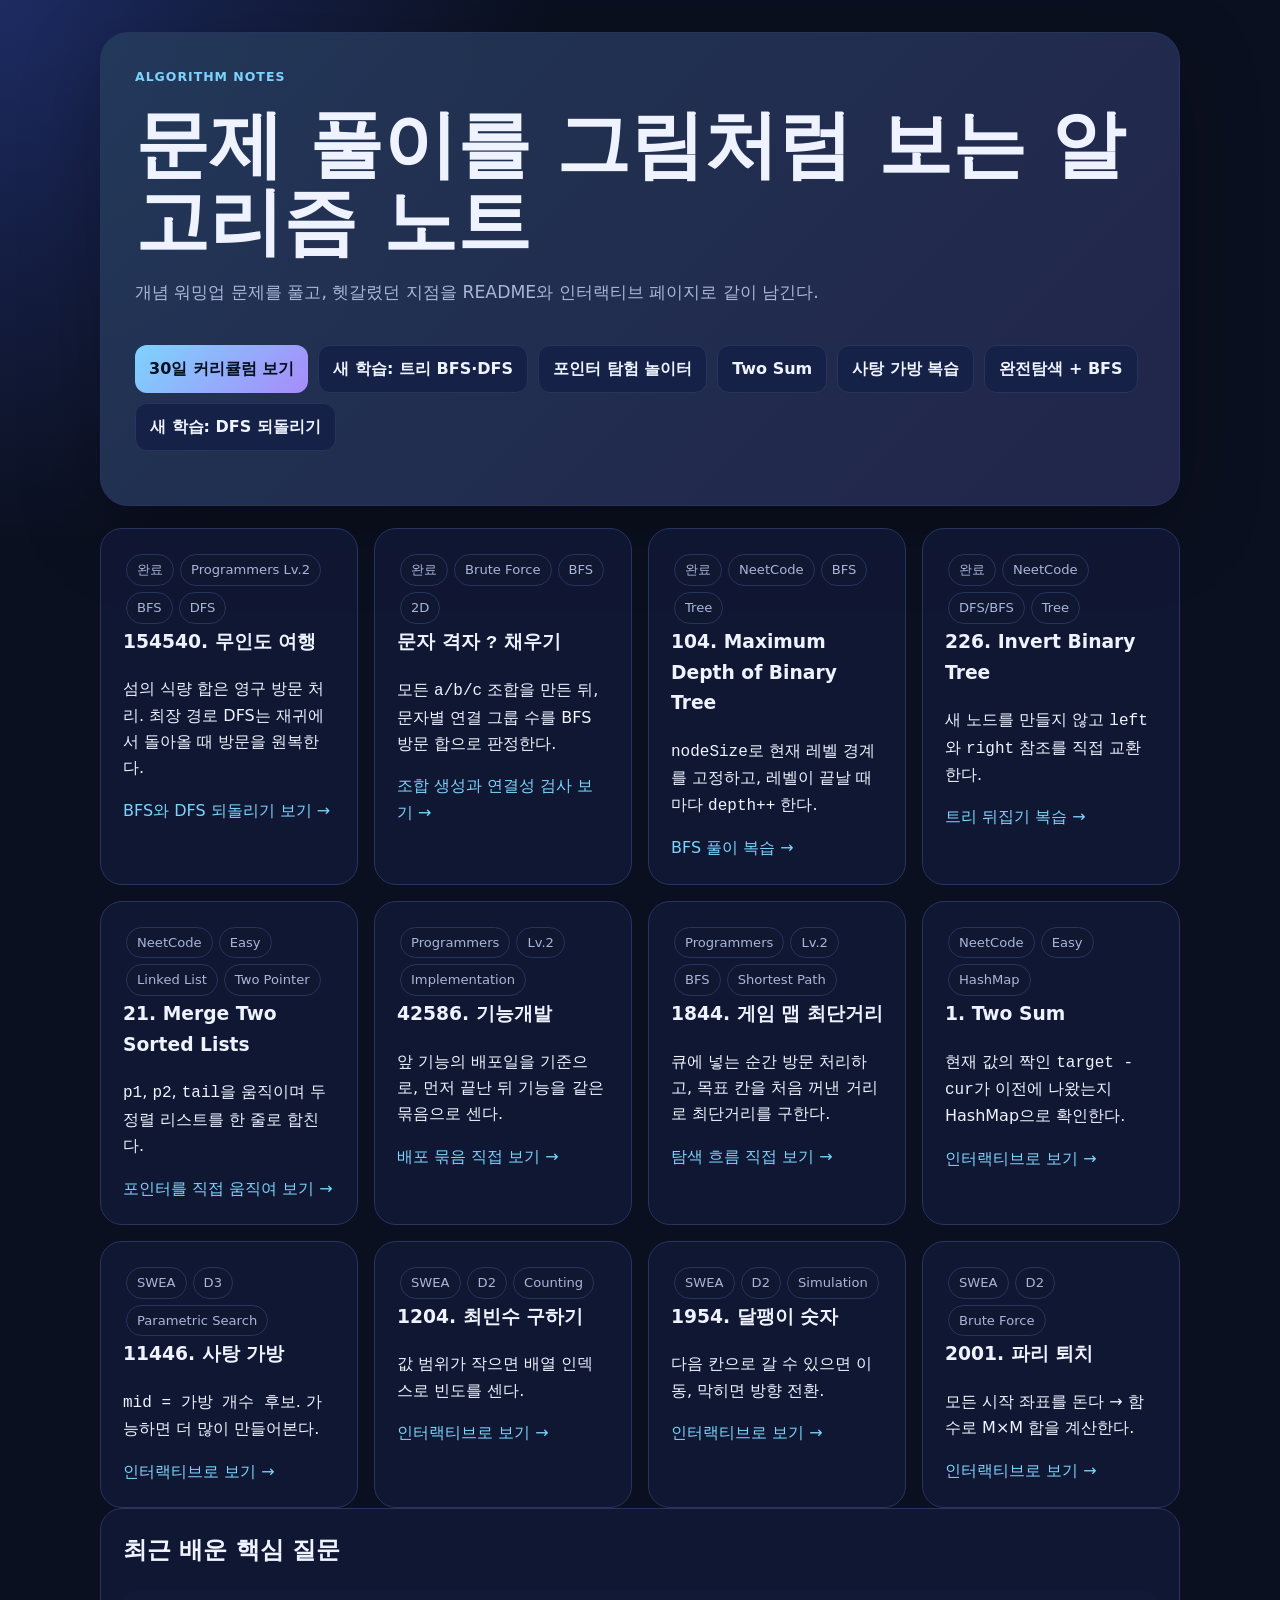
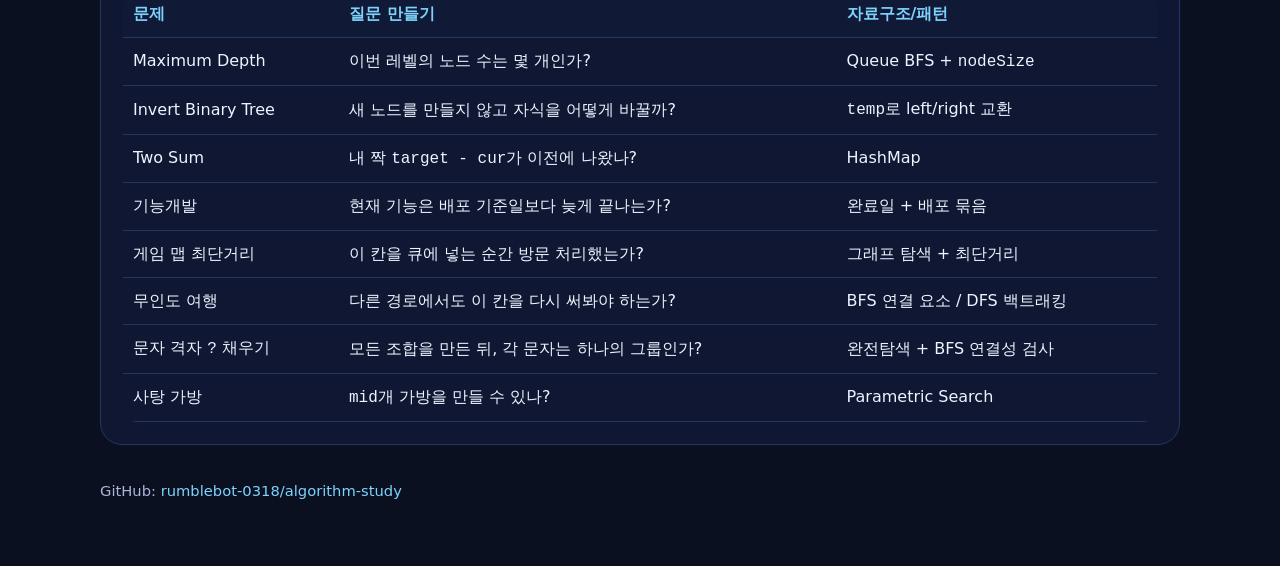
<file: index.html>
<!doctype html>
<html lang="ko">
<head>
  <meta charset="utf-8">
  <meta name="viewport" content="width=device-width,initial-scale=1">
  <title>Algorithm Study</title>
  <link rel="stylesheet" href="assets/style.css">
</head>
<body>
<main class="wrap">
  <section class="hero">
    <div class="eyebrow">Algorithm Notes</div>
    <h1>문제 풀이를 그림처럼 보는 알고리즘 노트</h1>
    <p>개념 워밍업 문제를 풀고, 헷갈렸던 지점을 README와 인터랙티브 페이지로 같이 남긴다.</p>
    <div class="nav">
      <a class="btn" href="curriculum.html">30일 커리큘럼 보기</a>
      <a class="btn secondary" href="problems/tree-traversal.html">새 학습: 트리 BFS·DFS</a>
      <a class="btn secondary" href="problems/pointer-patterns.html">포인터 탐험 놀이터</a>
      <a class="btn secondary" href="problems/two-sum.html">Two Sum</a>
      <a class="btn secondary" href="problems/11446.html">사탕 가방 복습</a>
      <a class="btn secondary" href="problems/grid-question-connectivity.html">완전탐색 + BFS</a>
      <a class="btn secondary" href="problems/154540.html">새 학습: DFS 되돌리기</a>
    </div>
  </section>

  <section class="grid" id="problems">
    <article class="card">
      <span class="tag">완료</span><span class="tag">Programmers Lv.2</span><span class="tag">BFS</span><span class="tag">DFS</span>
      <h3>154540. 무인도 여행</h3>
      <p>섬의 식량 합은 영구 방문 처리. 최장 경로 DFS는 재귀에서 돌아올 때 방문을 원복한다.</p>
      <a href="problems/154540.html">BFS와 DFS 되돌리기 보기 →</a>
    </article>
    <article class="card">
      <span class="tag">완료</span><span class="tag">Brute Force</span><span class="tag">BFS</span><span class="tag">2D</span>
      <h3>문자 격자 <code>?</code> 채우기</h3>
      <p>모든 <code>a/b/c</code> 조합을 만든 뒤, 문자별 연결 그룹 수를 BFS 방문 합으로 판정한다.</p>
      <a href="problems/grid-question-connectivity.html">조합 생성과 연결성 검사 보기 →</a>
    </article>
    <article class="card">
      <span class="tag">완료</span><span class="tag">NeetCode</span><span class="tag">BFS</span><span class="tag">Tree</span>
      <h3>104. Maximum Depth of Binary Tree</h3>
      <p><code>nodeSize</code>로 현재 레벨 경계를 고정하고, 레벨이 끝날 때마다 <code>depth++</code> 한다.</p>
      <a href="problems/tree-traversal.html#maximum-depth">BFS 풀이 복습 →</a>
    </article>
    <article class="card">
      <span class="tag">완료</span><span class="tag">NeetCode</span><span class="tag">DFS/BFS</span><span class="tag">Tree</span>
      <h3>226. Invert Binary Tree</h3>
      <p>새 노드를 만들지 않고 <code>left</code>와 <code>right</code> 참조를 직접 교환한다.</p>
      <a href="problems/tree-traversal.html#invert-tree">트리 뒤집기 복습 →</a>
    </article>
    <article class="card">
      <span class="tag">NeetCode</span><span class="tag">Easy</span><span class="tag">Linked List</span><span class="tag">Two Pointer</span>
      <h3>21. Merge Two Sorted Lists</h3>
      <p><code>p1</code>, <code>p2</code>, <code>tail</code>을 움직이며 두 정렬 리스트를 한 줄로 합친다.</p>
      <a href="problems/pointer-patterns.html">포인터를 직접 움직여 보기 →</a>
    </article>
    <article class="card">
      <span class="tag">Programmers</span><span class="tag">Lv.2</span><span class="tag">Implementation</span>
      <h3>42586. 기능개발</h3>
      <p>앞 기능의 배포일을 기준으로, 먼저 끝난 뒤 기능을 같은 묶음으로 센다.</p>
      <a href="problems/42586.html">배포 묶음 직접 보기 →</a>
    </article>
    <article class="card">
      <span class="tag">Programmers</span><span class="tag">Lv.2</span><span class="tag">BFS</span><span class="tag">Shortest Path</span>
      <h3>1844. 게임 맵 최단거리</h3>
      <p>큐에 넣는 순간 방문 처리하고, 목표 칸을 처음 꺼낸 거리로 최단거리를 구한다.</p>
      <a href="problems/1844.html">탐색 흐름 직접 보기 →</a>
    </article>
    <article class="card">
      <span class="tag">NeetCode</span><span class="tag">Easy</span><span class="tag">HashMap</span>
      <h3>1. Two Sum</h3>
      <p>현재 값의 짝인 <code>target - cur</code>가 이전에 나왔는지 HashMap으로 확인한다.</p>
      <a href="problems/two-sum.html">인터랙티브로 보기 →</a>
    </article>
    <article class="card">
      <span class="tag">SWEA</span><span class="tag">D3</span><span class="tag">Parametric Search</span>
      <h3>11446. 사탕 가방</h3>
      <p><code>mid = 가방 개수 후보</code>. 가능하면 더 많이 만들어본다.</p>
      <a href="problems/11446.html">인터랙티브로 보기 →</a>
    </article>
    <article class="card">
      <span class="tag">SWEA</span><span class="tag">D2</span><span class="tag">Counting</span>
      <h3>1204. 최빈수 구하기</h3>
      <p>값 범위가 작으면 배열 인덱스로 빈도를 센다.</p>
      <a href="problems/1204.html">인터랙티브로 보기 →</a>
    </article>
    <article class="card">
      <span class="tag">SWEA</span><span class="tag">D2</span><span class="tag">Simulation</span>
      <h3>1954. 달팽이 숫자</h3>
      <p>다음 칸으로 갈 수 있으면 이동, 막히면 방향 전환.</p>
      <a href="problems/1954.html">인터랙티브로 보기 →</a>
    </article>
    <article class="card">
      <span class="tag">SWEA</span><span class="tag">D2</span><span class="tag">Brute Force</span>
      <h3>2001. 파리 퇴치</h3>
      <p>모든 시작 좌표를 돈다 → 함수로 M×M 합을 계산한다.</p>
      <a href="problems/2001.html">인터랙티브로 보기 →</a>
    </article>
  </section>

  <section class="panel">
    <h2>최근 배운 핵심 질문</h2>
    <table>
      <thead><tr><th>문제</th><th>질문 만들기</th><th>자료구조/패턴</th></tr></thead>
      <tbody>
        <tr><td>Maximum Depth</td><td>이번 레벨의 노드 수는 몇 개인가?</td><td>Queue BFS + <code>nodeSize</code></td></tr>
        <tr><td>Invert Binary Tree</td><td>새 노드를 만들지 않고 자식을 어떻게 바꿀까?</td><td><code>temp</code>로 left/right 교환</td></tr>
        <tr><td>Two Sum</td><td>내 짝 <code>target - cur</code>가 이전에 나왔나?</td><td>HashMap</td></tr>
        <tr><td>기능개발</td><td>현재 기능은 배포 기준일보다 늦게 끝나는가?</td><td>완료일 + 배포 묶음</td></tr>
        <tr><td>게임 맵 최단거리</td><td>이 칸을 큐에 넣는 순간 방문 처리했는가?</td><td>그래프 탐색 + 최단거리</td></tr>
        <tr><td>무인도 여행</td><td>다른 경로에서도 이 칸을 다시 써봐야 하는가?</td><td>BFS 연결 요소 / DFS 백트래킹</td></tr>
        <tr><td>문자 격자 <code>?</code> 채우기</td><td>모든 조합을 만든 뒤, 각 문자는 하나의 그룹인가?</td><td>완전탐색 + BFS 연결성 검사</td></tr>
        <tr><td>사탕 가방</td><td><code>mid</code>개 가방을 만들 수 있나?</td><td>Parametric Search</td></tr>
      </tbody>
    </table>
  </section>

  <footer class="footer">GitHub: <a href="https://github.com/rumblebot-0318/algorithm-study">rumblebot-0318/algorithm-study</a></footer>
</main>
</body>
</html>
</file>
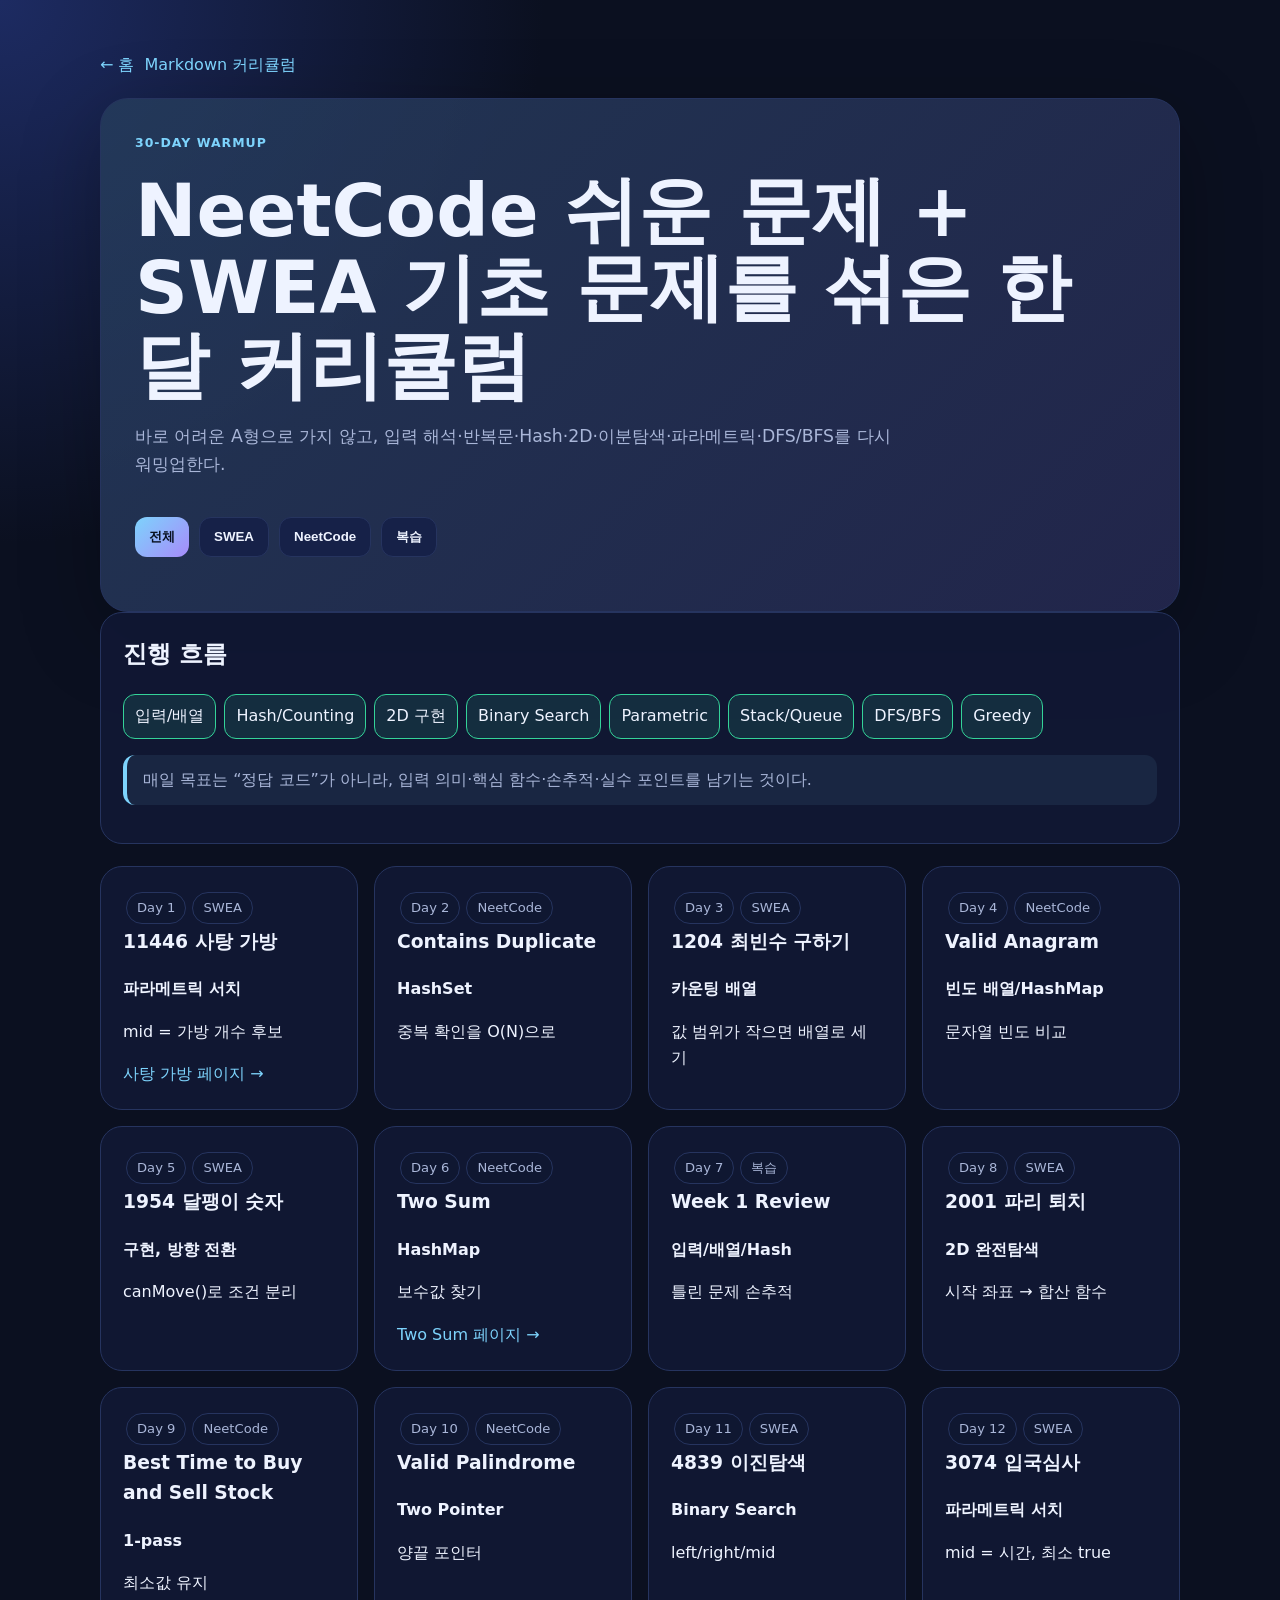
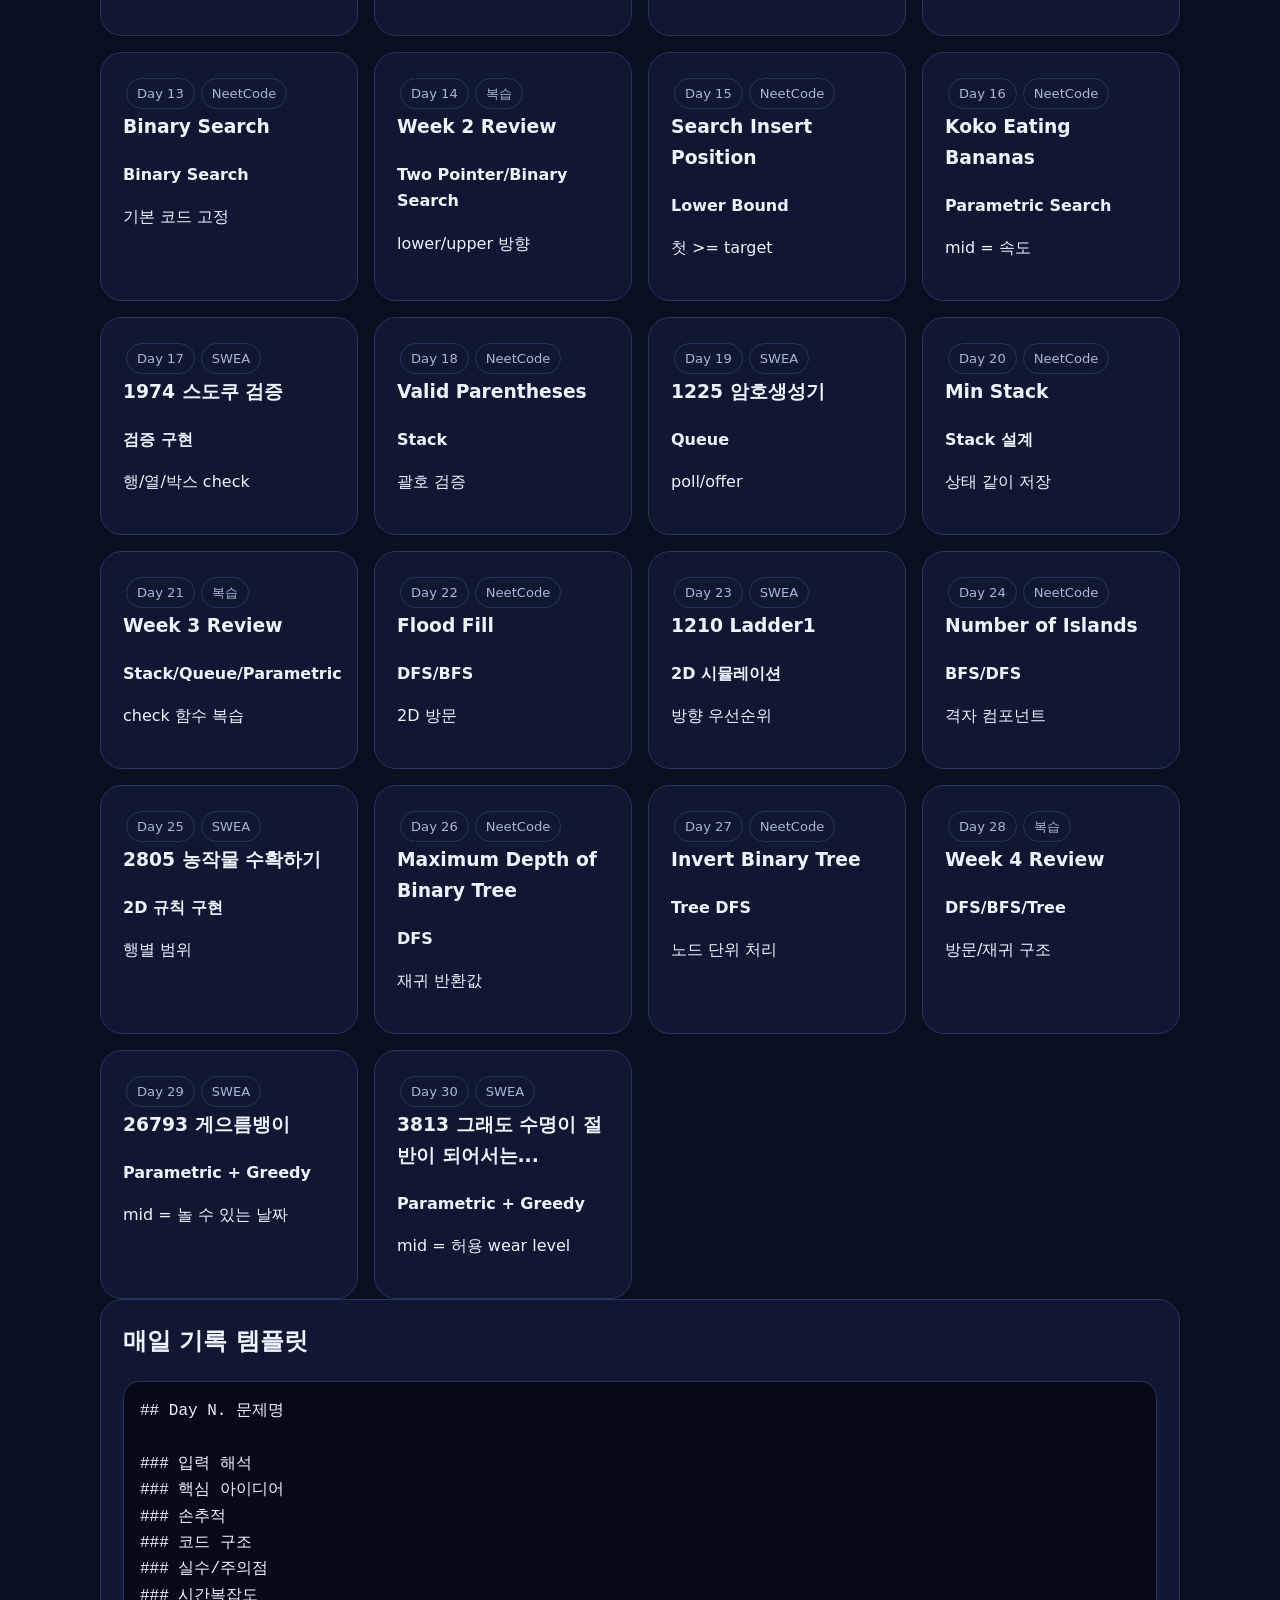
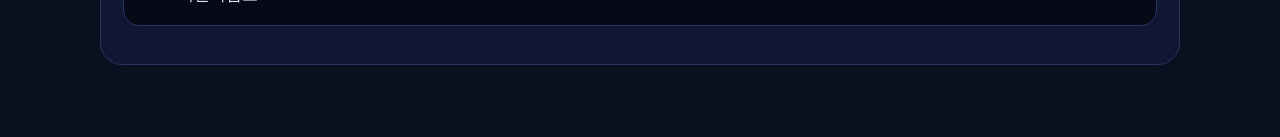
<file: curriculum.html>
<!doctype html><html lang="ko"><head><meta charset="utf-8"><meta name="viewport" content="width=device-width,initial-scale=1"><title>30일 NeetCode + SWEA 워밍업</title><link rel="stylesheet" href="assets/style.css"></head><body><main class="wrap"><div class="nav"><a href="index.html">← 홈</a><a href="https://github.com/rumblebot-0318/algorithm-study/blob/main/curriculum/30-day-neetcode-swea-warmup.md">Markdown 커리큘럼</a></div><section class="hero"><div class="eyebrow">30-Day Warmup</div><h1>NeetCode 쉬운 문제 + SWEA 기초 문제를 섞은 한 달 커리큘럼</h1><p>바로 어려운 A형으로 가지 않고, 입력 해석·반복문·Hash·2D·이분탐색·파라메트릭·DFS/BFS를 다시 워밍업한다.</p><div class="nav"><button class="btn" onclick="filter('all')">전체</button><button class="btn secondary" onclick="filter('SWEA')">SWEA</button><button class="btn secondary" onclick="filter('NeetCode')">NeetCode</button><button class="btn secondary" onclick="filter('복습')">복습</button></div></section><section class="panel"><h2>진행 흐름</h2><div class="steps"><span class="step on">입력/배열</span><span class="step on">Hash/Counting</span><span class="step on">2D 구현</span><span class="step on">Binary Search</span><span class="step on">Parametric</span><span class="step on">Stack/Queue</span><span class="step on">DFS/BFS</span><span class="step on">Greedy</span></div><p class="note">매일 목표는 “정답 코드”가 아니라, 입력 의미·핵심 함수·손추적·실수 포인트를 남기는 것이다.</p></section><section class="grid" id="cards"></section><section class="panel"><h2>매일 기록 템플릿</h2><pre><code>## Day N. 문제명

### 입력 해석
### 핵심 아이디어
### 손추적
### 코드 구조
### 실수/주의점
### 시간복잡도</code></pre></section></main><script>const days=[['SWEA','11446 사탕 가방','파라메트릭 서치','mid = 가방 개수 후보'],['NeetCode','Contains Duplicate','HashSet','중복 확인을 O(N)으로'],['SWEA','1204 최빈수 구하기','카운팅 배열','값 범위가 작으면 배열로 세기'],['NeetCode','Valid Anagram','빈도 배열/HashMap','문자열 빈도 비교'],['SWEA','1954 달팽이 숫자','구현, 방향 전환','canMove()로 조건 분리'],['NeetCode','Two Sum','HashMap','보수값 찾기'],['복습','Week 1 Review','입력/배열/Hash','틀린 문제 손추적'],['SWEA','2001 파리 퇴치','2D 완전탐색','시작 좌표 → 합산 함수'],['NeetCode','Best Time to Buy and Sell Stock','1-pass','최소값 유지'],['NeetCode','Valid Palindrome','Two Pointer','양끝 포인터'],['SWEA','4839 이진탐색','Binary Search','left/right/mid'],['SWEA','3074 입국심사','파라메트릭 서치','mid = 시간, 최소 true'],['NeetCode','Binary Search','Binary Search','기본 코드 고정'],['복습','Week 2 Review','Two Pointer/Binary Search','lower/upper 방향'],['NeetCode','Search Insert Position','Lower Bound','첫 >= target'],['NeetCode','Koko Eating Bananas','Parametric Search','mid = 속도'],['SWEA','1974 스도쿠 검증','검증 구현','행/열/박스 check'],['NeetCode','Valid Parentheses','Stack','괄호 검증'],['SWEA','1225 암호생성기','Queue','poll/offer'],['NeetCode','Min Stack','Stack 설계','상태 같이 저장'],['복습','Week 3 Review','Stack/Queue/Parametric','check 함수 복습'],['NeetCode','Flood Fill','DFS/BFS','2D 방문'],['SWEA','1210 Ladder1','2D 시뮬레이션','방향 우선순위'],['NeetCode','Number of Islands','BFS/DFS','격자 컴포넌트'],['SWEA','2805 농작물 수확하기','2D 규칙 구현','행별 범위'],['NeetCode','Maximum Depth of Binary Tree','DFS','재귀 반환값'],['NeetCode','Invert Binary Tree','Tree DFS','노드 단위 처리'],['복습','Week 4 Review','DFS/BFS/Tree','방문/재귀 구조'],['SWEA','26793 게으름뱅이','Parametric + Greedy','mid = 놀 수 있는 날짜'],['SWEA','3813 그래도 수명이 절반이 되어서는...','Parametric + Greedy','mid = 허용 wear level']];function render(kind='all'){cards.innerHTML=days.map((d,i)=>({i:i+1,p:d[0],title:d[1],type:d[2],goal:d[3]})).filter(x=>kind==='all'||x.p===kind).map(x=>`<article class="card"><span class="tag">Day ${x.i}</span><span class="tag">${x.p}</span><h3>${x.title}</h3><p><b>${x.type}</b></p><p>${x.goal}</p>${x.title.includes('11446')?'<a href="problems/11446.html">사탕 가방 페이지 →</a>':x.title.includes('Two Sum')?'<a href="problems/two-sum.html">Two Sum 페이지 →</a>':''}</article>`).join('')}function filter(k){render(k)}render();</script></body></html>
</file>
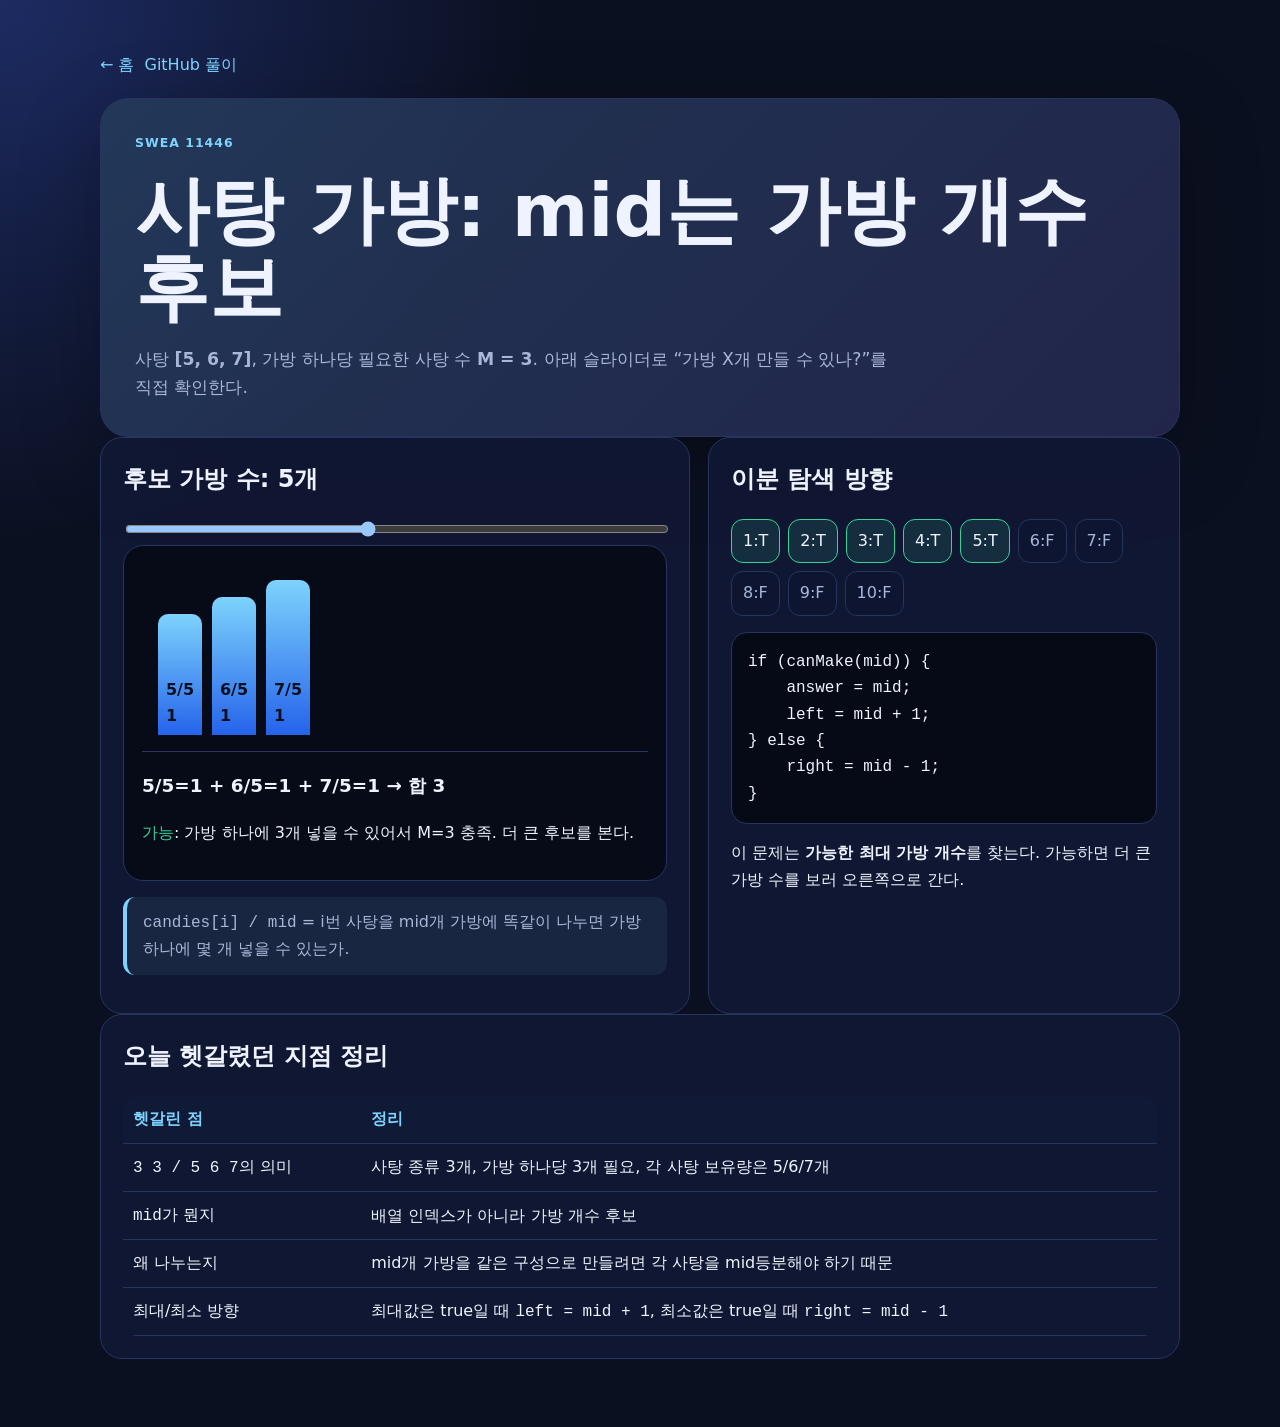
<file: problems/11446.html>
<!doctype html><html lang="ko"><head><meta charset="utf-8"><meta name="viewport" content="width=device-width,initial-scale=1"><title>11446 사탕 가방</title><link rel="stylesheet" href="../assets/style.css"></head><body><main class="wrap"><div class="nav"><a href="../index.html">← 홈</a><a href="https://github.com/rumblebot-0318/algorithm-study/tree/main/SWEA/D3/11446-%EC%82%AC%ED%83%95-%EA%B0%80%EB%B0%A9">GitHub 풀이</a></div><section class="hero"><div class="eyebrow">SWEA 11446</div><h1>사탕 가방: mid는 가방 개수 후보</h1><p>사탕 <b>[5, 6, 7]</b>, 가방 하나당 필요한 사탕 수 <b>M = 3</b>. 아래 슬라이더로 “가방 X개 만들 수 있나?”를 직접 확인한다.</p></section><section class="split"><article class="panel"><h2>후보 가방 수: <span id="midText">5</span>개</h2><input id="mid" type="range" min="1" max="10" value="5"><div class="viz"><div class="bar" id="bars"></div><p id="calc" class="result"></p><p id="judge"></p></div><p class="note"><code>candies[i] / mid</code> = i번 사탕을 mid개 가방에 똑같이 나누면 가방 하나에 몇 개 넣을 수 있는가.</p></article><article class="panel"><h2>이분 탐색 방향</h2><div class="steps" id="steps"></div><pre><code>if (canMake(mid)) {
    answer = mid;
    left = mid + 1;
} else {
    right = mid - 1;
}</code></pre><p>이 문제는 <b>가능한 최대 가방 개수</b>를 찾는다. 가능하면 더 큰 가방 수를 보러 오른쪽으로 간다.</p></article></section><section class="panel"><h2>오늘 헷갈렸던 지점 정리</h2><table><thead><tr><th>헷갈린 점</th><th>정리</th></tr></thead><tbody><tr><td><code>3 3 / 5 6 7</code>의 의미</td><td>사탕 종류 3개, 가방 하나당 3개 필요, 각 사탕 보유량은 5/6/7개</td></tr><tr><td><code>mid</code>가 뭔지</td><td>배열 인덱스가 아니라 가방 개수 후보</td></tr><tr><td>왜 나누는지</td><td>mid개 가방을 같은 구성으로 만들려면 각 사탕을 mid등분해야 하기 때문</td></tr><tr><td>최대/최소 방향</td><td>최대값은 true일 때 <code>left = mid + 1</code>, 최소값은 true일 때 <code>right = mid - 1</code></td></tr></tbody></table></section></main><script>const candies=[5,6,7],M=3;const mid=document.getElementById('mid'),midText=document.getElementById('midText'),bars=document.getElementById('bars'),calc=document.getElementById('calc'),judge=document.getElementById('judge'),steps=document.getElementById('steps');function render(){const x=Number(mid.value);midText.textContent=x;let parts=candies.map(v=>Math.floor(v/x));let total=parts.reduce((a,b)=>a+b,0);bars.innerHTML=candies.map((v,i)=>`<span style="height:${36+v*17}px" title="${i+1}번 사탕 ${v}개">${v}/${x}<br>${parts[i]}</span>`).join('');calc.innerHTML=`${candies.map((v,i)=>`${v}/${x}=${parts[i]}`).join(' + ')} → 합 ${total}`;let ok=total>=M;judge.innerHTML=ok?`<span class="good">가능</span>: 가방 하나에 ${total}개 넣을 수 있어서 M=${M} 충족. 더 큰 후보를 본다.`:`<span class="bad">불가능</span>: 가방 하나에 ${total}개뿐이라 M=${M} 미달. 후보를 줄인다.`;steps.innerHTML=Array.from({length:10},(_,i)=>{let n=i+1,t=candies.reduce((s,v)=>s+Math.floor(v/n),0),cls=t>=M?'on':'';return `<span class="step ${cls}">${n}:${t>=M?'T':'F'}</span>`}).join('')}mid.addEventListener('input',render);render();</script></body></html>
</file>
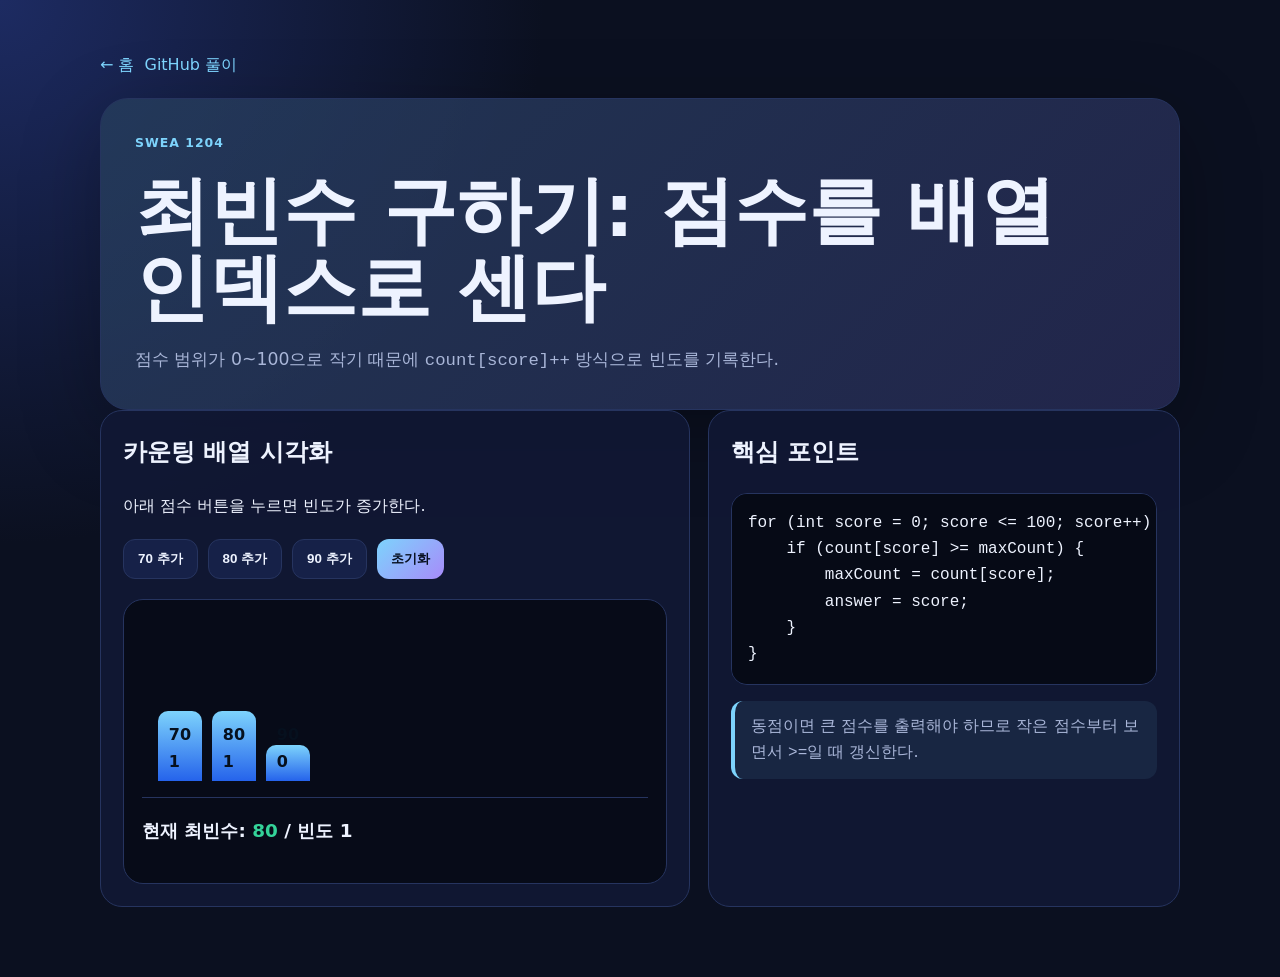
<file: problems/1204.html>
<!doctype html><html lang="ko"><head><meta charset="utf-8"><meta name="viewport" content="width=device-width,initial-scale=1"><title>1204 최빈수 구하기</title><link rel="stylesheet" href="../assets/style.css"></head><body><main class="wrap"><div class="nav"><a href="../index.html">← 홈</a><a href="https://github.com/rumblebot-0318/algorithm-study/tree/main/SWEA/D2/1204-%EC%B5%9C%EB%B9%88%EC%88%98-%EA%B5%AC%ED%95%98%EA%B8%B0">GitHub 풀이</a></div><section class="hero"><div class="eyebrow">SWEA 1204</div><h1>최빈수 구하기: 점수를 배열 인덱스로 센다</h1><p>점수 범위가 0~100으로 작기 때문에 <code>count[score]++</code> 방식으로 빈도를 기록한다.</p></section><section class="split"><article class="panel"><h2>카운팅 배열 시각화</h2><p>아래 점수 버튼을 누르면 빈도가 증가한다.</p><div class="nav"><button class="btn secondary" onclick="add(70)">70 추가</button><button class="btn secondary" onclick="add(80)">80 추가</button><button class="btn secondary" onclick="add(90)">90 추가</button><button class="btn" onclick="resetAll()">초기화</button></div><div class="viz"><div class="bar" id="bars"></div><p id="answer" class="result"></p></div></article><article class="panel"><h2>핵심 포인트</h2><pre><code>for (int score = 0; score <= 100; score++) {
    if (count[score] >= maxCount) {
        maxCount = count[score];
        answer = score;
    }
}</code></pre><p class="note">동점이면 큰 점수를 출력해야 하므로 작은 점수부터 보면서 <code>>=</code>일 때 갱신한다.</p></article></section></main><script>let count={70:1,80:1,90:0};function render(){let scores=[70,80,90];let max=-1,ans=-1;scores.forEach(s=>{if(count[s]>=max){max=count[s];ans=s}});document.getElementById('bars').innerHTML=scores.map(s=>`<span style="height:${36+count[s]*34}px">${s}<br>${count[s]}</span>`).join('');document.getElementById('answer').innerHTML=`현재 최빈수: <span class="good">${ans}</span> / 빈도 ${max}`;}function add(s){count[s]++;render()}function resetAll(){count={70:1,80:1,90:0};render()}render();</script></body></html>
</file>
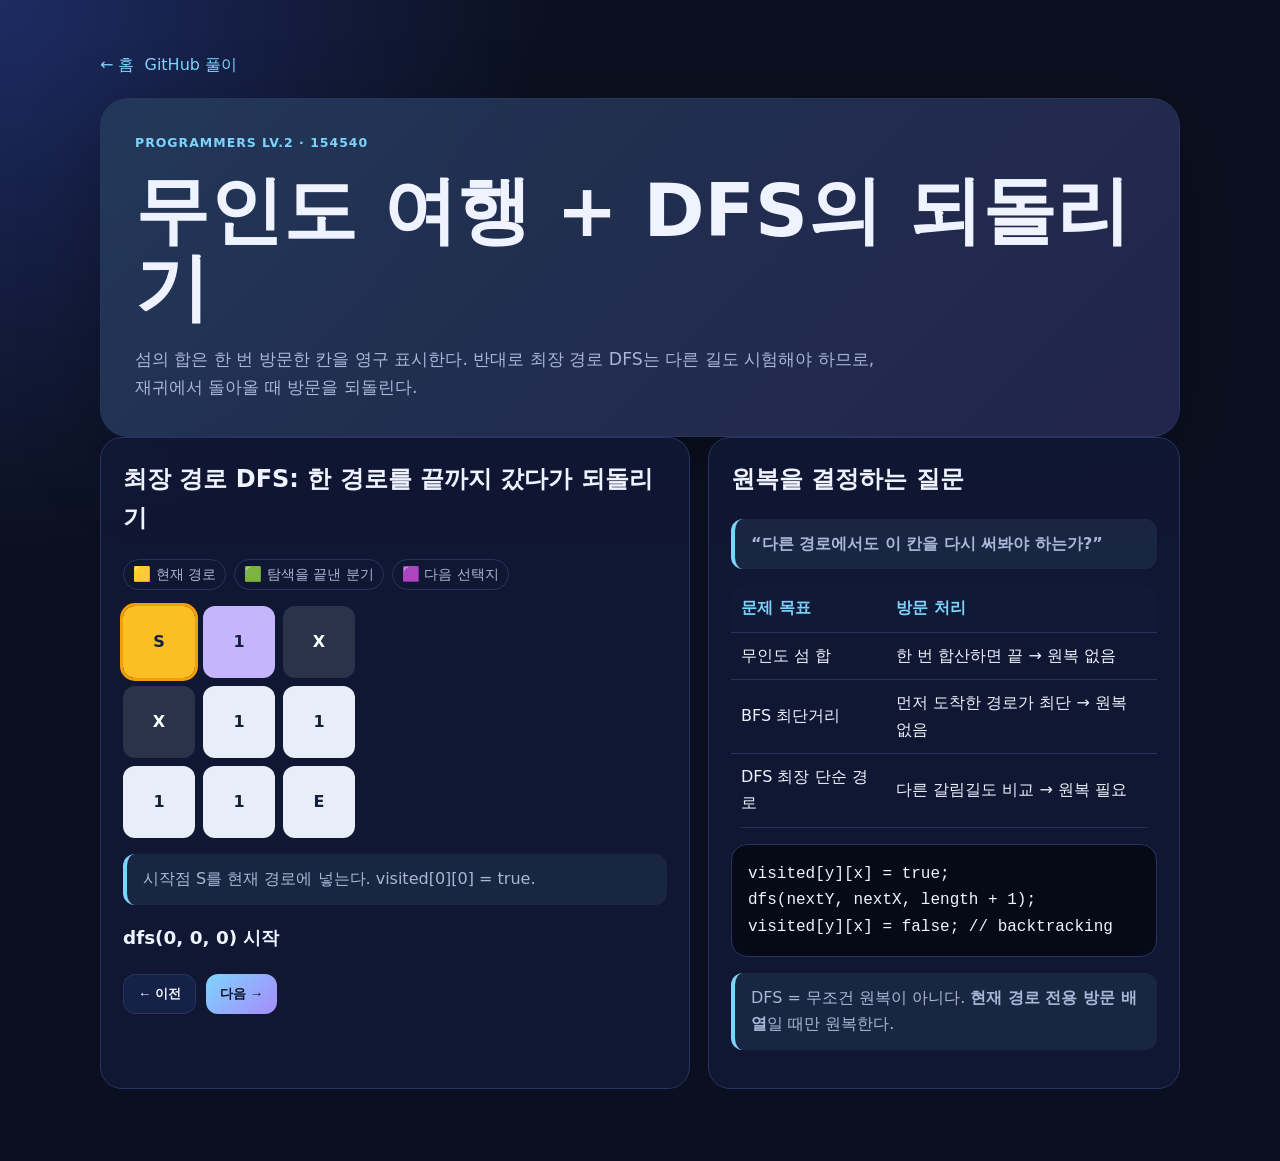
<file: problems/154540.html>
<!doctype html>
<html lang="ko">
<head>
  <meta charset="utf-8">
  <meta name="viewport" content="width=device-width,initial-scale=1">
  <title>154540 무인도 여행 · BFS와 DFS 백트래킹</title>
  <link rel="stylesheet" href="../assets/style.css">
  <style>
    .map { display:grid; grid-template-columns:repeat(3,72px); gap:8px; margin:16px 0; }
    .cell { height:72px; display:grid; place-items:center; border-radius:12px; background:#e7eef8; color:#14203c; font-weight:900; }
    .wall { background:#29344b; color:#fff; }.path { background:#fbbf24; outline:3px solid #f59e0b; }.done { background:#6ee7b7; }.choice { background:#c4b5fd; }
    .legend { display:flex; flex-wrap:wrap; gap:8px; color:var(--muted); font-size:.9rem; }.legend span { padding:3px 9px; border-radius:999px; border:1px solid var(--line); }
  </style>
</head>
<body>
<main class="wrap">
  <div class="nav"><a href="../index.html">← 홈</a><a href="https://github.com/rumblebot-0318/algorithm-study/tree/main/Programmers/Lv2/154540-%EB%AC%B4%EC%9D%B8%EB%8F%84-%EC%97%AC%ED%96%89">GitHub 풀이</a></div>
  <section class="hero"><div class="eyebrow">Programmers Lv.2 · 154540</div><h1>무인도 여행 + DFS의 되돌리기</h1><p>섬의 합은 한 번 방문한 칸을 영구 표시한다. 반대로 최장 경로 DFS는 다른 길도 시험해야 하므로, 재귀에서 돌아올 때 방문을 되돌린다.</p></section>

  <section class="split">
    <article class="panel">
      <h2>최장 경로 DFS: 한 경로를 끝까지 갔다가 되돌리기</h2>
      <div class="legend"><span>🟨 현재 경로</span><span>🟩 탐색을 끝낸 분기</span><span>🟪 다음 선택지</span></div>
      <div class="map" id="map"></div>
      <p id="text" class="note"></p>
      <p id="code" class="result"></p>
      <div class="nav"><button id="prev" class="btn secondary">← 이전</button><button id="next" class="btn">다음 →</button></div>
    </article>
    <article class="panel">
      <h2>원복을 결정하는 질문</h2>
      <p class="note"><b>“다른 경로에서도 이 칸을 다시 써봐야 하는가?”</b></p>
      <table><thead><tr><th>문제 목표</th><th>방문 처리</th></tr></thead><tbody>
        <tr><td>무인도 섬 합</td><td>한 번 합산하면 끝 → 원복 없음</td></tr>
        <tr><td>BFS 최단거리</td><td>먼저 도착한 경로가 최단 → 원복 없음</td></tr>
        <tr><td>DFS 최장 단순 경로</td><td>다른 갈림길도 비교 → 원복 필요</td></tr>
      </tbody></table>
      <pre><code>visited[y][x] = true;
dfs(nextY, nextX, length + 1);
visited[y][x] = false; // backtracking</code></pre>
      <p class="note">DFS = 무조건 원복이 아니다. <b>현재 경로 전용 방문 배열</b>일 때만 원복한다.</p>
    </article>
  </section>
</main>
<script>
const grid=[['S','1','X'],['X','1','1'],['1','1','E']];
const steps=[
  {path:[[0,0]],done:[],choice:[0,1],text:'시작점 S를 현재 경로에 넣는다. visited[0][0] = true.',code:'dfs(0, 0, 0) 시작'},
  {path:[[0,0],[0,1],[1,1],[1,2],[2,2]],done:[],choice:null,text:'첫 번째 길을 따라 E까지 깊게 들어왔다. 현재 경로 길이를 답 후보로 기록한다.',code:'maxLength = Math.max(maxLength, length)'},
  {path:[[0,0],[0,1],[1,1]],done:[[1,2],[2,2]],choice:[2,1],text:'막다른 경로에서 돌아온다. (1,2), (2,2)는 이 경로에서만 사용했으므로 방문을 풀고, (1,1)의 다른 선택지로 간다.',code:'visited[2][2] = false; // 되돌리기'},
  {path:[[0,0],[0,1],[1,1],[2,1],[2,0]],done:[[1,2],[2,2]],choice:null,text:'다른 갈림길도 새 경로로 탐색한다. 원복이 없었다면 이미 방문된 칸이라 이 비교 자체를 못 한다.',code:'dfs(2, 1, length + 1)'},
];
let i=0; const key=p=>p[0]+','+p[1];
function render(){const s=steps[i], path=new Set(s.path.map(key)), done=new Set(s.done.map(key)), choice=s.choice?key(s.choice):''; document.getElementById('map').innerHTML=grid.flatMap((row,y)=>row.map((v,x)=>{const k=y+','+x;let cls='cell ';if(v==='X')cls+='wall';else if(path.has(k))cls+='path';else if(done.has(k))cls+='done';else if(k===choice)cls+='choice';return `<div class="${cls}">${v}</div>`})).join('');document.getElementById('text').textContent=s.text;document.getElementById('code').textContent=s.code;document.getElementById('prev').disabled=i===0;document.getElementById('next').textContent=i===steps.length-1?'처음부터':'다음 →';}
document.getElementById('prev').onclick=()=>{if(i>0){i--;render()}};document.getElementById('next').onclick=()=>{i=i===steps.length-1?0:i+1;render()};render();
</script>
</body>
</html>
</file>
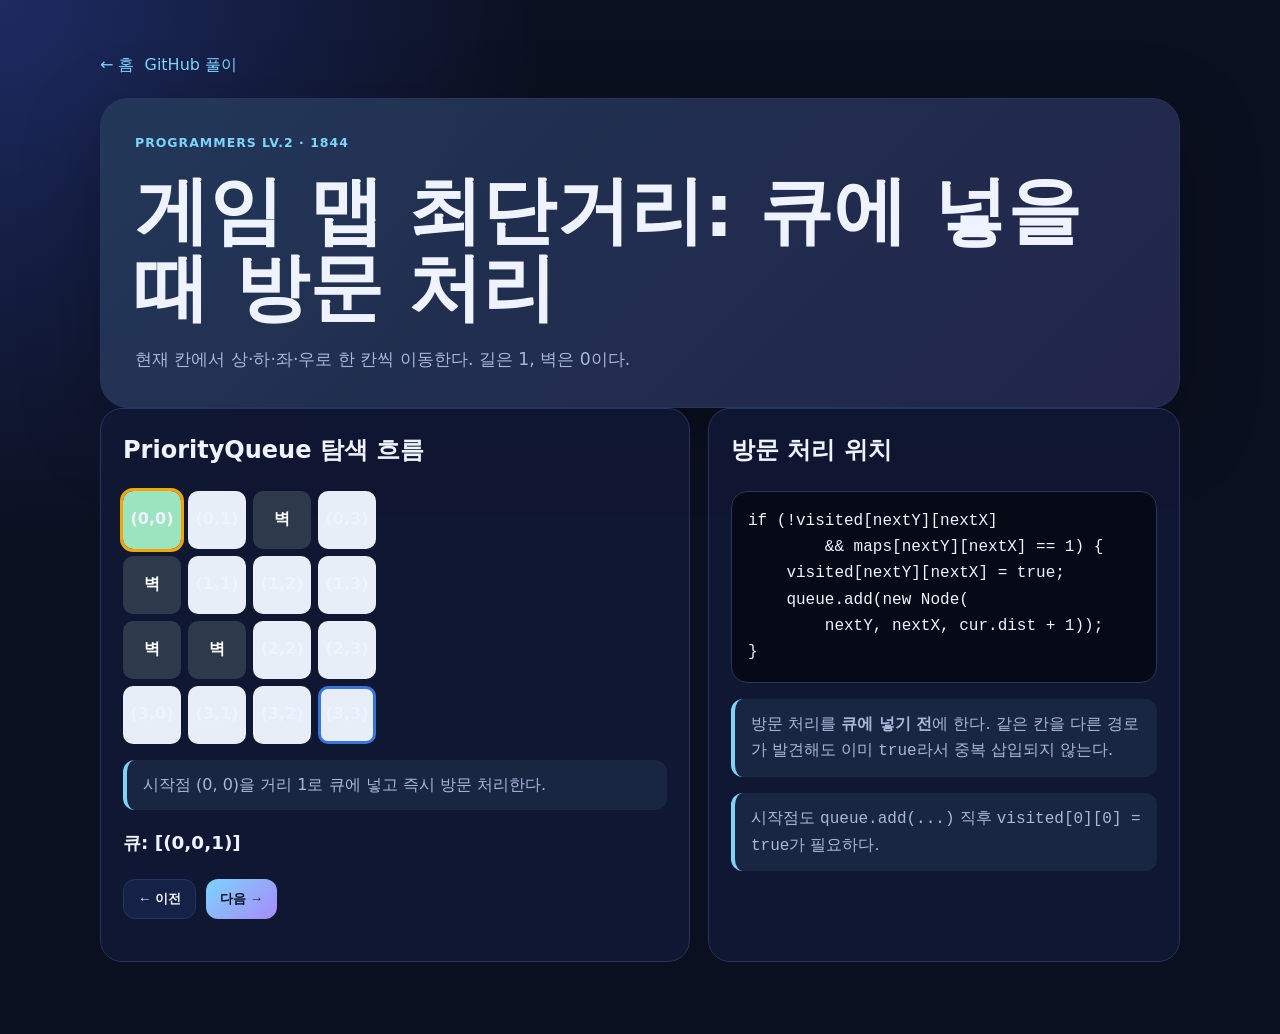
<file: problems/1844.html>
<!doctype html>
<html lang="ko">
<head>
  <meta charset="utf-8">
  <meta name="viewport" content="width=device-width,initial-scale=1">
  <title>1844 게임 맵 최단거리</title>
  <link rel="stylesheet" href="../assets/style.css">
  <style>
    .map { display:grid; grid-template-columns:repeat(4,58px); gap:7px; margin:16px 0; }
    .cell { height:58px; display:flex; flex-direction:column; align-items:center; justify-content:center; border-radius:10px; background:#e7eef8; font-weight:800; }
    .wall { background:#2e3a4b; color:#fff; }.current { background:#ffd47a; outline:3px solid #f3a500; }.visited { background:#9ce3bf; }.goal { border:3px solid #3976dc; }
  </style>
</head>
<body>
<main class="wrap">
  <div class="nav"><a href="../index.html">← 홈</a><a href="https://github.com/rumblebot-0318/algorithm-study/tree/main/Programmers/Lv2/1844-%EA%B2%8C%EC%9E%84-%EB%A7%B5-%EC%B5%9C%EB%8B%A8%EA%B1%B0%EB%A6%AC">GitHub 풀이</a></div>
  <section class="hero"><div class="eyebrow">Programmers Lv.2 · 1844</div><h1>게임 맵 최단거리: 큐에 넣을 때 방문 처리</h1><p>현재 칸에서 상·하·좌·우로 한 칸씩 이동한다. 길은 1, 벽은 0이다.</p></section>
  <section class="split">
    <article class="panel">
      <h2>PriorityQueue 탐색 흐름</h2>
      <div class="map" id="map"></div>
      <p id="text" class="note"></p>
      <p id="queue" class="result"></p>
      <div class="nav"><button id="prev" class="btn secondary">← 이전</button><button id="next" class="btn">다음 →</button></div>
    </article>
    <article class="panel">
      <h2>방문 처리 위치</h2>
      <pre><code>if (!visited[nextY][nextX]
        && maps[nextY][nextX] == 1) {
    visited[nextY][nextX] = true;
    queue.add(new Node(
        nextY, nextX, cur.dist + 1));
}</code></pre>
      <p class="note">방문 처리를 <b>큐에 넣기 전</b>에 한다. 같은 칸을 다른 경로가 발견해도 이미 <code>true</code>라서 중복 삽입되지 않는다.</p>
      <p class="note">시작점도 <code>queue.add(...)</code> 직후 <code>visited[0][0] = true</code>가 필요하다.</p>
    </article>
  </section>
</main>
<script>
const grid=[[1,1,0,1],[0,1,1,1],[0,0,1,1],[1,1,1,1]];
const steps=[
 {cur:[0,0],seen:[[0,0]],text:'시작점 (0, 0)을 거리 1로 큐에 넣고 즉시 방문 처리한다.',q:'큐: [(0,0,1)]'},
 {cur:[0,1],seen:[[0,0],[0,1]],text:'거리 1인 시작점을 꺼냈다. 오른쪽 (0, 1)은 길이고 미방문이다. 거리 2로 넣으면서 방문 처리한다.',q:'큐: [(0,1,2)]'},
 {cur:[1,1],seen:[[0,0],[0,1],[1,1]],text:'(0, 1)을 꺼냈다. 아래 (1, 1)을 거리 3으로 넣는다. 벽은 넣지 않는다.',q:'큐: [(1,1,3)]'},
 {cur:[1,2],seen:[[0,0],[0,1],[1,1],[1,2]],text:'계속 거리 순서대로 가장 가까운 칸을 꺼내 탐색한다. PriorityQueue는 dist가 작은 Node를 먼저 준다.',q:'큐: [(1,2,4), ...]'},
 {cur:[3,3],seen:[[0,0],[0,1],[1,1],[1,2],[1,3],[2,2],[2,3],[3,2],[3,3]],text:'목표 (3, 3)를 처음 꺼낸 거리값이 최단 거리다. 실제 문제에서는 이 시점에 바로 return 한다.',q:'return cur.dist'}
];
let i=0;
function key(p){return p[0]+','+p[1]}
function render(){const s=steps[i]; const seen=new Set(s.seen.map(key)); const c=key(s.cur); document.getElementById('map').innerHTML=grid.flatMap((row,y)=>row.map((v,x)=>{let cls='cell '+(v===0?'wall ':'')+(seen.has(y+','+x)?'visited ':'')+(c===y+','+x?'current ':'')+(y===3&&x===3?'goal ':'');return `<div class="${cls}">${v===0?'벽':'('+y+','+x+')'}</div>`})).join('');document.getElementById('text').textContent=s.text;document.getElementById('queue').textContent=s.q;document.getElementById('prev').disabled=i===0;document.getElementById('next').textContent=i===steps.length-1?'처음부터':'다음 →';}
document.getElementById('prev').onclick=()=>{if(i>0){i--;render()}};document.getElementById('next').onclick=()=>{i=i===steps.length-1?0:i+1;render()};render();
</script>
</body>
</html>
</file>
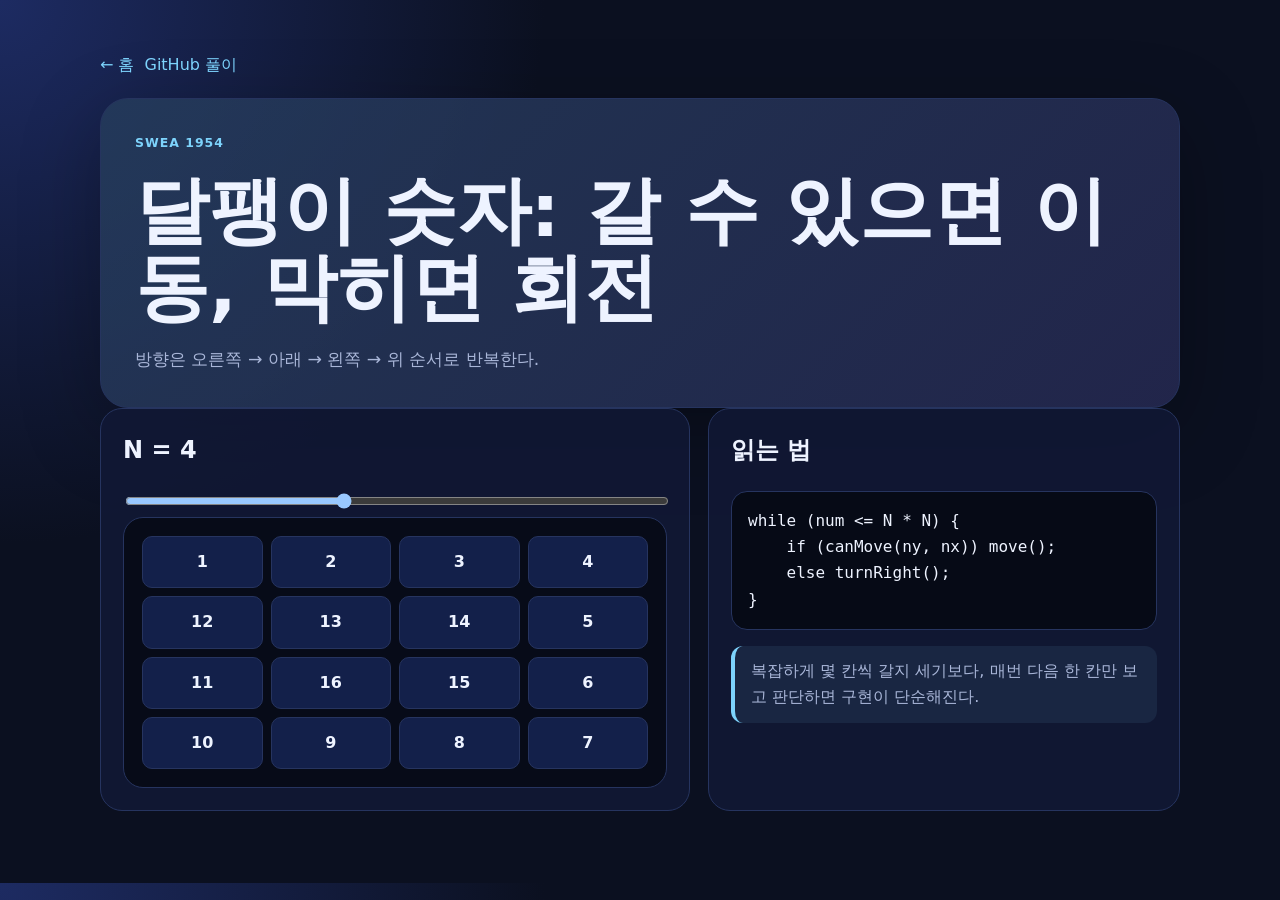
<file: problems/1954.html>
<!doctype html><html lang="ko"><head><meta charset="utf-8"><meta name="viewport" content="width=device-width,initial-scale=1"><title>1954 달팽이 숫자</title><link rel="stylesheet" href="../assets/style.css"></head><body><main class="wrap"><div class="nav"><a href="../index.html">← 홈</a><a href="https://github.com/rumblebot-0318/algorithm-study/tree/main/SWEA/D2/1954-%EB%8B%AC%ED%8C%BD%EC%9D%B4-%EC%88%AB%EC%9E%90">GitHub 풀이</a></div><section class="hero"><div class="eyebrow">SWEA 1954</div><h1>달팽이 숫자: 갈 수 있으면 이동, 막히면 회전</h1><p>방향은 오른쪽 → 아래 → 왼쪽 → 위 순서로 반복한다.</p></section><section class="split"><article class="panel"><h2>N = <span id="nText">4</span></h2><input id="n" type="range" min="2" max="7" value="4"><div class="viz" id="grid"></div></article><article class="panel"><h2>읽는 법</h2><pre><code>while (num <= N * N) {
    if (canMove(ny, nx)) move();
    else turnRight();
}</code></pre><p class="note">복잡하게 몇 칸씩 갈지 세기보다, 매번 다음 한 칸만 보고 판단하면 구현이 단순해진다.</p></article></section></main><script>const n=document.getElementById('n'),nText=document.getElementById('nText'),grid=document.getElementById('grid');function snail(N){let a=Array.from({length:N},()=>Array(N).fill(0));let dy=[0,1,0,-1],dx=[1,0,-1,0],y=0,x=0,d=0;for(let num=1;num<=N*N;num++){a[y][x]=num;let ny=y+dy[d],nx=x+dx[d];if(ny<0||ny>=N||nx<0||nx>=N||a[ny][nx]){d=(d+1)%4;ny=y+dy[d];nx=x+dx[d]}y=ny;x=nx}return a}function render(){let N=Number(n.value);nText.textContent=N;let a=snail(N);grid.innerHTML=`<div style="display:grid;grid-template-columns:repeat(${N},1fr);gap:8px">`+a.flat().map(v=>`<div style="padding:12px;text-align:center;border-radius:10px;background:#13204a;border:1px solid var(--line);font-weight:900">${v}</div>`).join('')+'</div>'}n.addEventListener('input',render);render();</script></body></html>
</file>
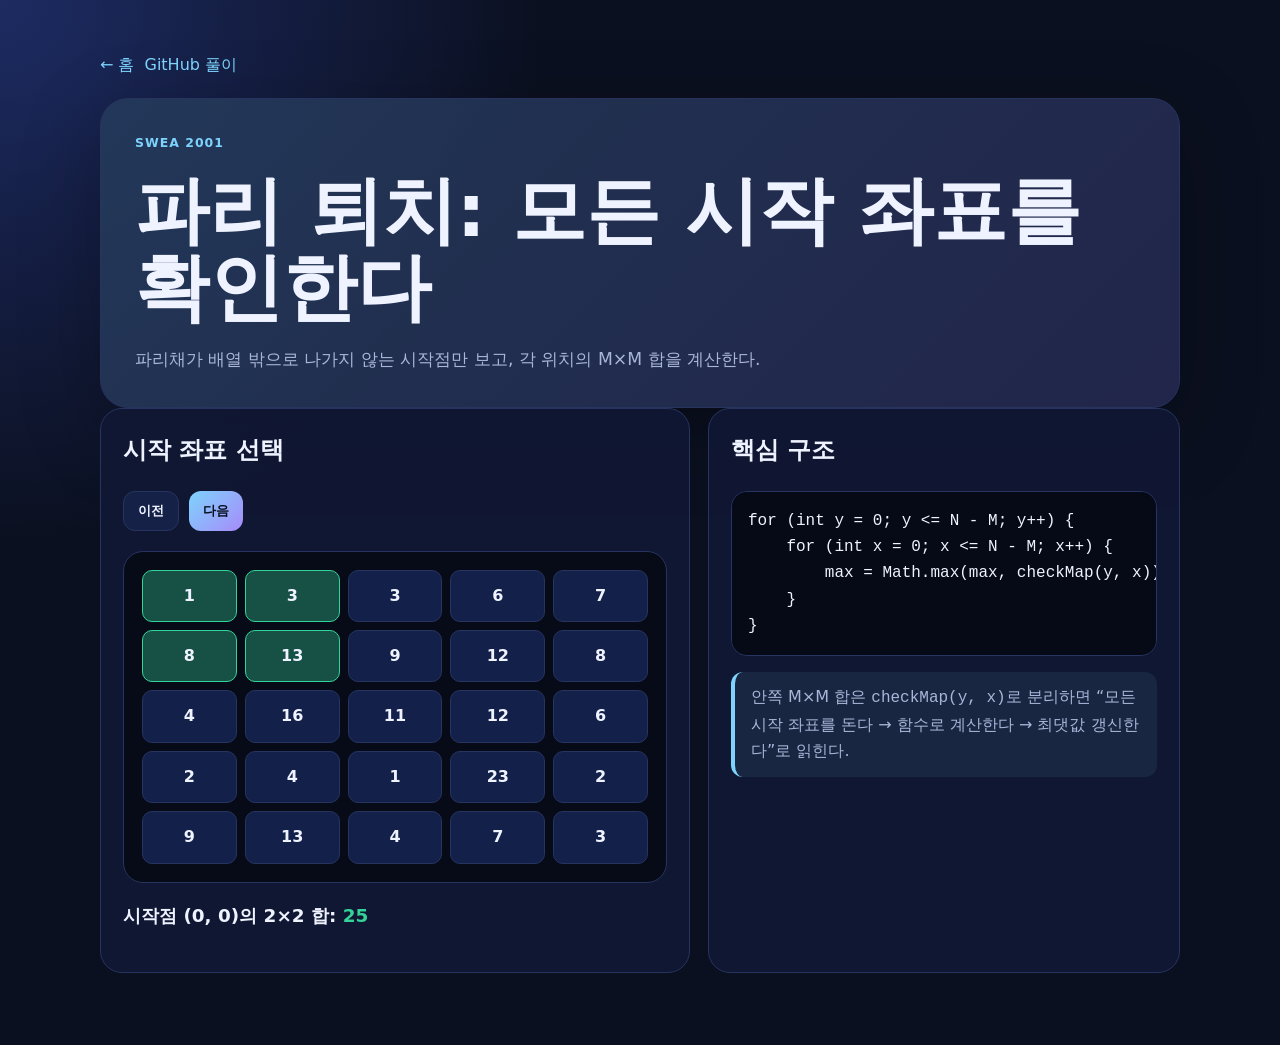
<file: problems/2001.html>
<!doctype html><html lang="ko"><head><meta charset="utf-8"><meta name="viewport" content="width=device-width,initial-scale=1"><title>2001 파리 퇴치</title><link rel="stylesheet" href="../assets/style.css"></head><body><main class="wrap"><div class="nav"><a href="../index.html">← 홈</a><a href="https://github.com/rumblebot-0318/algorithm-study/tree/main/SWEA/D2/2001-%ED%8C%8C%EB%A6%AC-%ED%87%B4%EC%B9%98">GitHub 풀이</a></div><section class="hero"><div class="eyebrow">SWEA 2001</div><h1>파리 퇴치: 모든 시작 좌표를 확인한다</h1><p>파리채가 배열 밖으로 나가지 않는 시작점만 보고, 각 위치의 M×M 합을 계산한다.</p></section><section class="split"><article class="panel"><h2>시작 좌표 선택</h2><div class="nav"><button class="btn secondary" onclick="move(-1)">이전</button><button class="btn" onclick="move(1)">다음</button></div><div class="viz" id="board"></div><p id="sum" class="result"></p></article><article class="panel"><h2>핵심 구조</h2><pre><code>for (int y = 0; y <= N - M; y++) {
    for (int x = 0; x <= N - M; x++) {
        max = Math.max(max, checkMap(y, x));
    }
}</code></pre><p class="note">안쪽 M×M 합은 <code>checkMap(y, x)</code>로 분리하면 “모든 시작 좌표를 돈다 → 함수로 계산한다 → 최댓값 갱신한다”로 읽힌다.</p></article></section></main><script>const data=[[1,3,3,6,7],[8,13,9,12,8],[4,16,11,12,6],[2,4,1,23,2],[9,13,4,7,3]],N=5,M=2;let idx=0;const starts=[];for(let y=0;y<=N-M;y++)for(let x=0;x<=N-M;x++)starts.push([y,x]);function render(){let [sy,sx]=starts[idx];let s=0;document.getElementById('board').innerHTML=`<div style="display:grid;grid-template-columns:repeat(${N},1fr);gap:8px">`+data.map((row,y)=>row.map((v,x)=>{let hit=y>=sy&&y<sy+M&&x>=sx&&x<sx+M;if(hit)s+=v;return `<div style="padding:12px;text-align:center;border-radius:10px;background:${hit?'rgba(52,211,153,.35)':'#13204a'};border:1px solid ${hit?'var(--good)':'var(--line)'};font-weight:900">${v}</div>`}).join('')).join('')+'</div>';document.getElementById('sum').innerHTML=`시작점 (${sy}, ${sx})의 ${M}×${M} 합: <span class="good">${s}</span>`}function move(d){idx=(idx+d+starts.length)%starts.length;render()}render();</script></body></html>
</file>
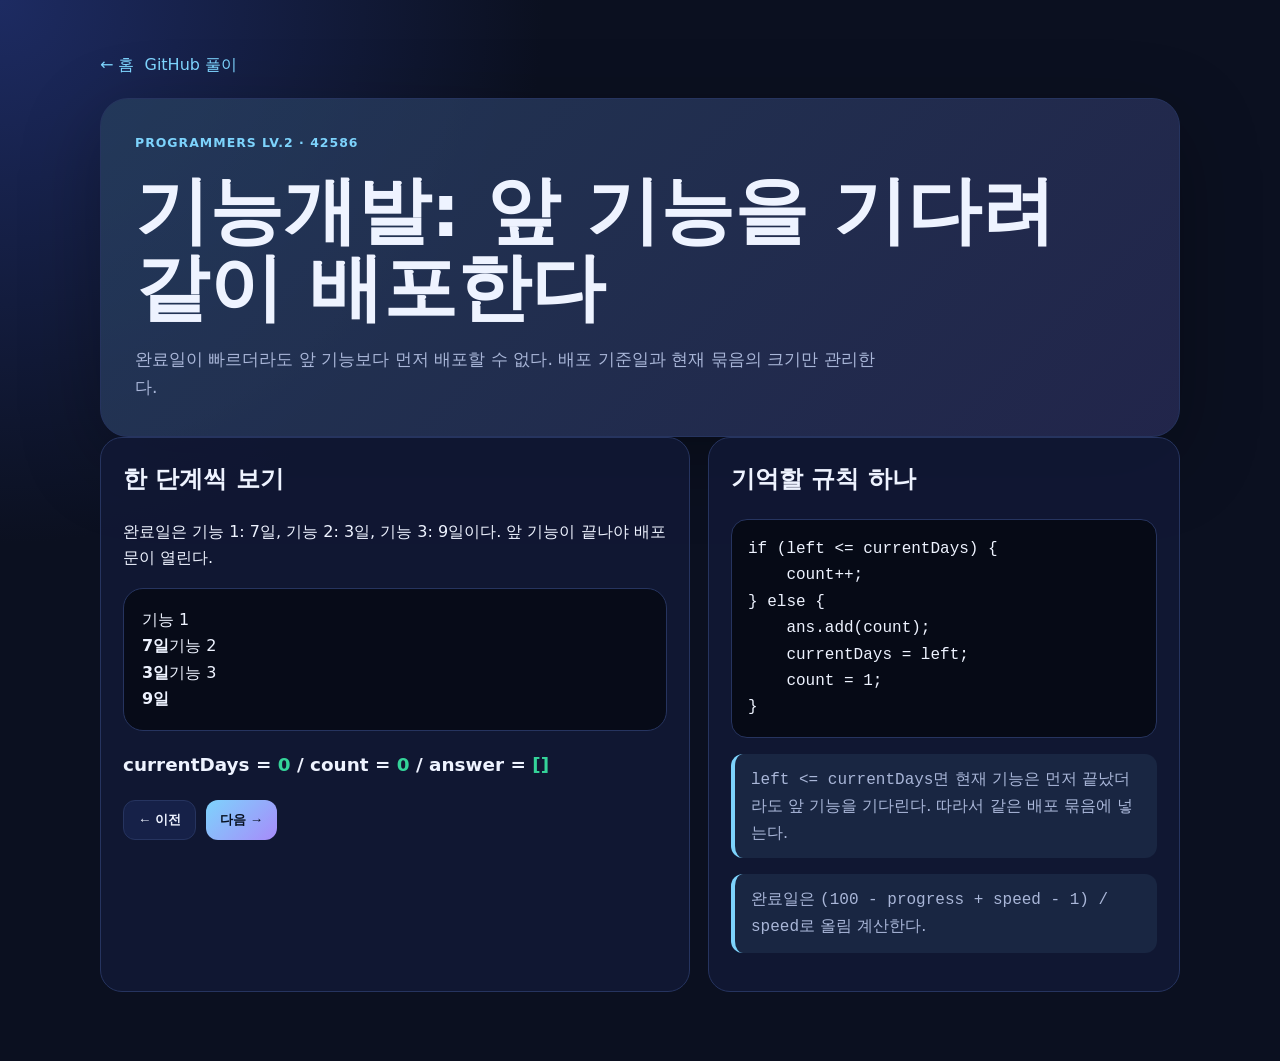
<file: problems/42586.html>
<!doctype html>
<html lang="ko">
<head>
  <meta charset="utf-8">
  <meta name="viewport" content="width=device-width,initial-scale=1">
  <title>42586 기능개발</title>
  <link rel="stylesheet" href="../assets/style.css">
</head>
<body>
<main class="wrap">
  <div class="nav"><a href="../index.html">← 홈</a><a href="https://github.com/rumblebot-0318/algorithm-study/tree/main/Programmers/Lv2/42586-%EA%B8%B0%EB%8A%A5%EA%B0%9C%EB%B0%9C">GitHub 풀이</a></div>
  <section class="hero">
    <div class="eyebrow">Programmers Lv.2 · 42586</div>
    <h1>기능개발: 앞 기능을 기다려 같이 배포한다</h1>
    <p>완료일이 빠르더라도 앞 기능보다 먼저 배포할 수 없다. 배포 기준일과 현재 묶음의 크기만 관리한다.</p>
  </section>
  <section class="split">
    <article class="panel">
      <h2>한 단계씩 보기</h2>
      <p id="description"></p>
      <div class="viz" id="jobs"></div>
      <p class="result" id="state"></p>
      <div class="nav"><button class="btn secondary" id="prev">← 이전</button><button class="btn" id="next">다음 →</button></div>
    </article>
    <article class="panel">
      <h2>기억할 규칙 하나</h2>
      <pre><code>if (left &lt;= currentDays) {
    count++;
} else {
    ans.add(count);
    currentDays = left;
    count = 1;
}</code></pre>
      <p class="note"><code>left &lt;= currentDays</code>면 현재 기능은 먼저 끝났더라도 앞 기능을 기다린다. 따라서 같은 배포 묶음에 넣는다.</p>
      <p class="note">완료일은 <code>(100 - progress + speed - 1) / speed</code>로 올림 계산한다.</p>
    </article>
  </section>
</main>
<script>
const steps = [
  {text:'완료일은 기능 1: 7일, 기능 2: 3일, 기능 3: 9일이다. 앞 기능이 끝나야 배포 문이 열린다.', days:[7,3,9], active:-1, release:0, count:0, answer:'[]'},
  {text:'기능 1은 7일째 완료다. 첫 배포 묶음을 시작한다.', days:[7,3,9], active:0, release:7, count:1, answer:'[]'},
  {text:'기능 2는 3일째 완료다. 3일은 7일보다 빠르지만 앞 기능 1을 지나칠 수 없다. count만 2가 된다.', days:[7,3,9], active:1, release:7, count:2, answer:'[]'},
  {text:'기능 3은 9일째 완료다. 9일은 7일보다 늦다. 기존 묶음 [기능 1, 기능 2]를 배포해 2를 기록하고 새 묶음을 시작한다.', days:[7,3,9], active:2, release:9, count:1, answer:'[2]'},
  {text:'반복문이 끝났다. 마지막 묶음도 기록한다.', days:[7,3,9], active:-1, release:9, count:1, answer:'[2, 1]'}
];
let step = 0;
function render() {
  const s = steps[step];
  document.getElementById('description').textContent = s.text;
  document.getElementById('jobs').innerHTML = s.days.map((day, i) => `<span style="${i === s.active ? 'outline:3px solid #ffbd66;background:#fff3df;' : ''}">기능 ${i + 1}<br><b>${day}일</b></span>`).join('');
  document.getElementById('state').innerHTML = `currentDays = <span class="good">${s.release}</span> / count = <span class="good">${s.count}</span> / answer = <span class="good">${s.answer}</span>`;
  document.getElementById('prev').disabled = step === 0;
  document.getElementById('next').textContent = step === steps.length - 1 ? '처음부터' : '다음 →';
}
document.getElementById('prev').onclick = () => { if (step > 0) { step--; render(); } };
document.getElementById('next').onclick = () => { step = step === steps.length - 1 ? 0 : step + 1; render(); };
render();
</script>
</body>
</html>
</file>
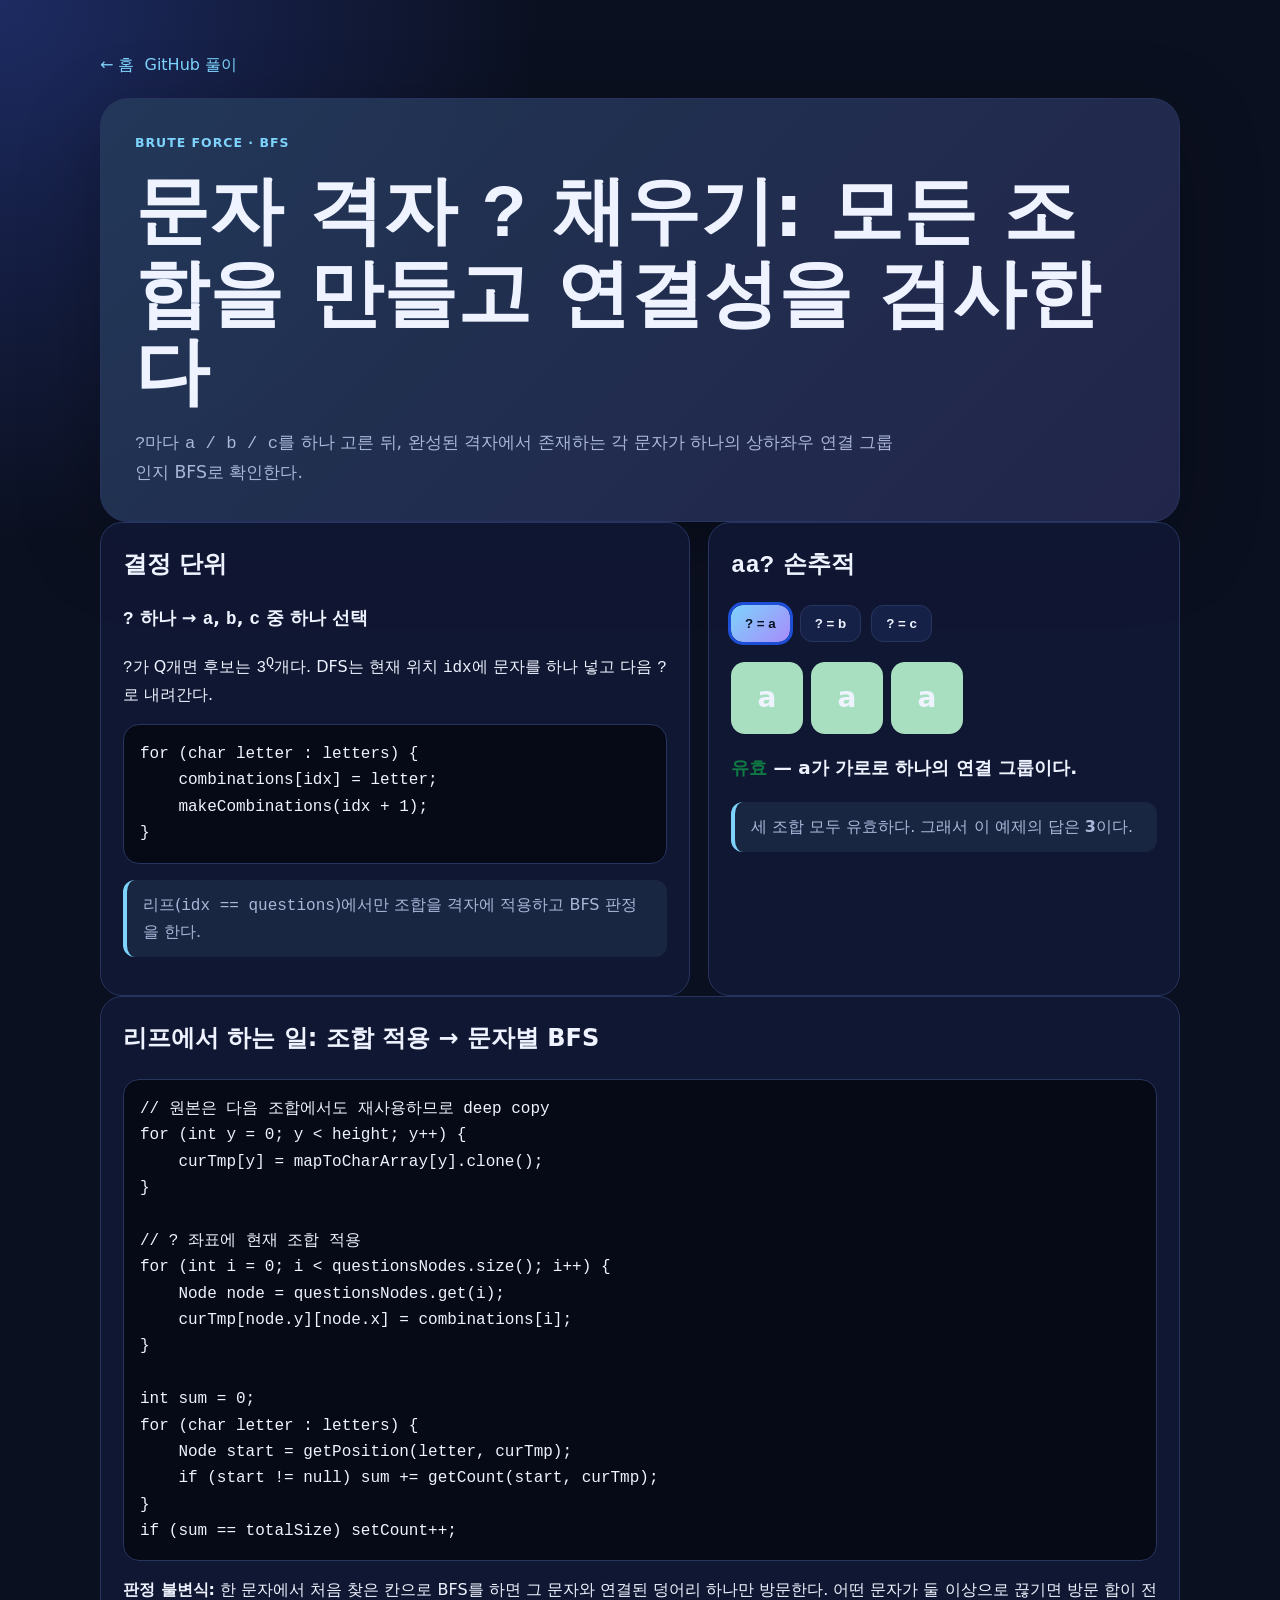
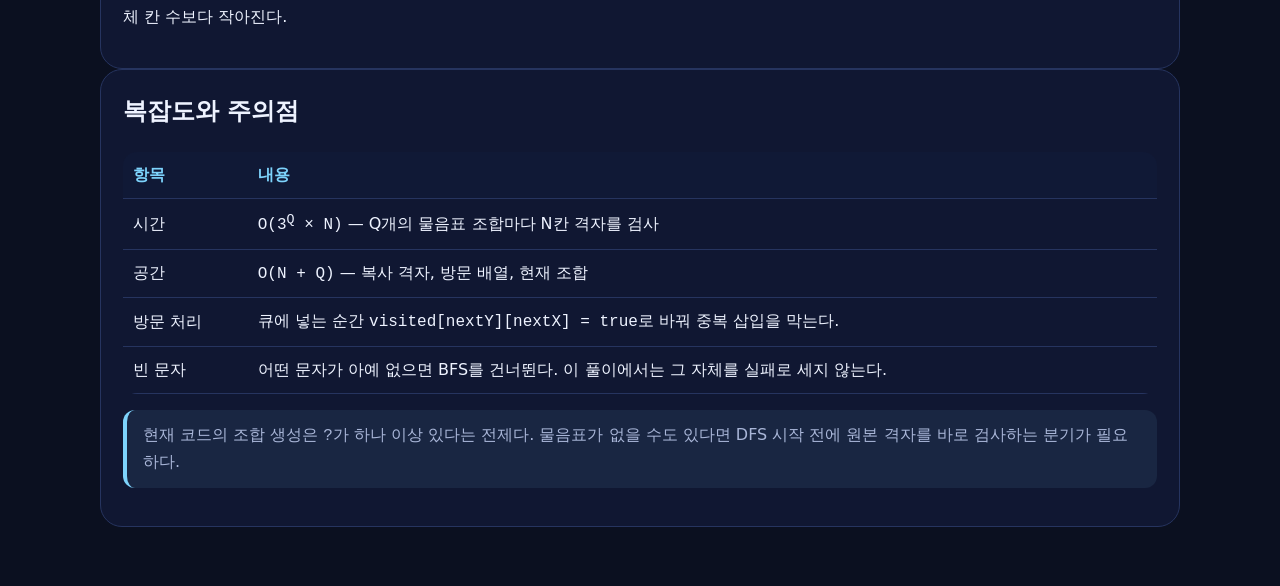
<file: problems/grid-question-connectivity.html>
<!doctype html>
<html lang="ko">
<head>
  <meta charset="utf-8">
  <meta name="viewport" content="width=device-width,initial-scale=1">
  <title>문자 격자 ? 채우기 · 완전탐색 + BFS</title>
  <link rel="stylesheet" href="../assets/style.css">
  <style>
    .board{display:grid;grid-template-columns:repeat(3,72px);gap:8px;margin:18px 0}.cell{height:72px;border-radius:14px;display:grid;place-items:center;font-size:28px;font-weight:800;background:#e7eef8}.a{background:#a8dfc1}.b{background:#ffd47a}.c{background:#cfc5f8}.question{outline:3px dashed #64748b}.choice.active{outline:3px solid #1d4ed8}.code{white-space:pre-wrap;overflow:auto}.formula{font-size:1.1rem;font-weight:700}.pass{color:#0f7a44;font-weight:800}
  </style>
</head>
<body>
<main class="wrap">
  <div class="nav"><a href="../index.html">← 홈</a><a href="https://github.com/rumblebot-0318/algorithm-study/tree/main/Practice/BruteForce/grid-question-connectivity">GitHub 풀이</a></div>
  <section class="hero">
    <div class="eyebrow">Brute Force · BFS</div>
    <h1>문자 격자 <code>?</code> 채우기: 모든 조합을 만들고 연결성을 검사한다</h1>
    <p><code>?</code>마다 <code>a / b / c</code>를 하나 고른 뒤, 완성된 격자에서 존재하는 각 문자가 하나의 상하좌우 연결 그룹인지 BFS로 확인한다.</p>
  </section>

  <section class="split">
    <article class="panel">
      <h2>결정 단위</h2>
      <p class="formula"><code>?</code> 하나 → <code>a</code>, <code>b</code>, <code>c</code> 중 하나 선택</p>
      <p><code>?</code>가 Q개면 후보는 <code>3<sup>Q</sup></code>개다. DFS는 현재 위치 <code>idx</code>에 문자를 하나 넣고 다음 <code>?</code>로 내려간다.</p>
      <pre class="code"><code>for (char letter : letters) {
    combinations[idx] = letter;
    makeCombinations(idx + 1);
}</code></pre>
      <p class="note">리프(<code>idx == questions</code>)에서만 조합을 격자에 적용하고 BFS 판정을 한다.</p>
    </article>

    <article class="panel">
      <h2><code>aa?</code> 손추적</h2>
      <div class="nav" id="choices">
        <button class="btn choice active" data-letter="a">? = a</button>
        <button class="btn secondary choice" data-letter="b">? = b</button>
        <button class="btn secondary choice" data-letter="c">? = c</button>
      </div>
      <div class="board" id="board"></div>
      <p id="result" class="result"></p>
      <p class="note">세 조합 모두 유효하다. 그래서 이 예제의 답은 <b>3</b>이다.</p>
    </article>
  </section>

  <section class="panel">
    <h2>리프에서 하는 일: 조합 적용 → 문자별 BFS</h2>
    <pre class="code"><code>// 원본은 다음 조합에서도 재사용하므로 deep copy
for (int y = 0; y &lt; height; y++) {
    curTmp[y] = mapToCharArray[y].clone();
}

// ? 좌표에 현재 조합 적용
for (int i = 0; i &lt; questionsNodes.size(); i++) {
    Node node = questionsNodes.get(i);
    curTmp[node.y][node.x] = combinations[i];
}

int sum = 0;
for (char letter : letters) {
    Node start = getPosition(letter, curTmp);
    if (start != null) sum += getCount(start, curTmp);
}
if (sum == totalSize) setCount++;</code></pre>
    <p><b>판정 불변식:</b> 한 문자에서 처음 찾은 칸으로 BFS를 하면 그 문자와 연결된 덩어리 하나만 방문한다. 어떤 문자가 둘 이상으로 끊기면 방문 합이 전체 칸 수보다 작아진다.</p>
  </section>

  <section class="panel">
    <h2>복잡도와 주의점</h2>
    <table><thead><tr><th>항목</th><th>내용</th></tr></thead><tbody>
      <tr><td>시간</td><td><code>O(3<sup>Q</sup> × N)</code> — Q개의 물음표 조합마다 N칸 격자를 검사</td></tr>
      <tr><td>공간</td><td><code>O(N + Q)</code> — 복사 격자, 방문 배열, 현재 조합</td></tr>
      <tr><td>방문 처리</td><td>큐에 넣는 순간 <code>visited[nextY][nextX] = true</code>로 바꿔 중복 삽입을 막는다.</td></tr>
      <tr><td>빈 문자</td><td>어떤 문자가 아예 없으면 BFS를 건너뛴다. 이 풀이에서는 그 자체를 실패로 세지 않는다.</td></tr>
    </tbody></table>
    <p class="note">현재 코드의 조합 생성은 <code>?</code>가 하나 이상 있다는 전제다. 물음표가 없을 수도 있다면 DFS 시작 전에 원본 격자를 바로 검사하는 분기가 필요하다.</p>
  </section>
</main>
<script>
const board=document.getElementById('board');
const result=document.getElementById('result');
function render(letter){
  board.innerHTML=['a','a',letter].map((v,i)=>`<div class="cell ${v}${i===2?' choice active':''}">${v}</div>`).join('');
  const labels={a:'a가 가로로 하나의 연결 그룹이다.',b:'a는 연결 그룹 하나, b는 한 칸짜리 그룹 하나다.',c:'a는 연결 그룹 하나, c는 한 칸짜리 그룹 하나다.'};
  result.innerHTML=`<span class="pass">유효</span> — ${labels[letter]}`;
  document.querySelectorAll('.choice').forEach(btn=>{const on=btn.dataset.letter===letter;btn.classList.toggle('active',on);btn.classList.toggle('secondary',!on);});
}
document.querySelectorAll('.choice').forEach(btn=>btn.addEventListener('click',()=>render(btn.dataset.letter)));
render('a');
</script>
</body>
</html>
</file>
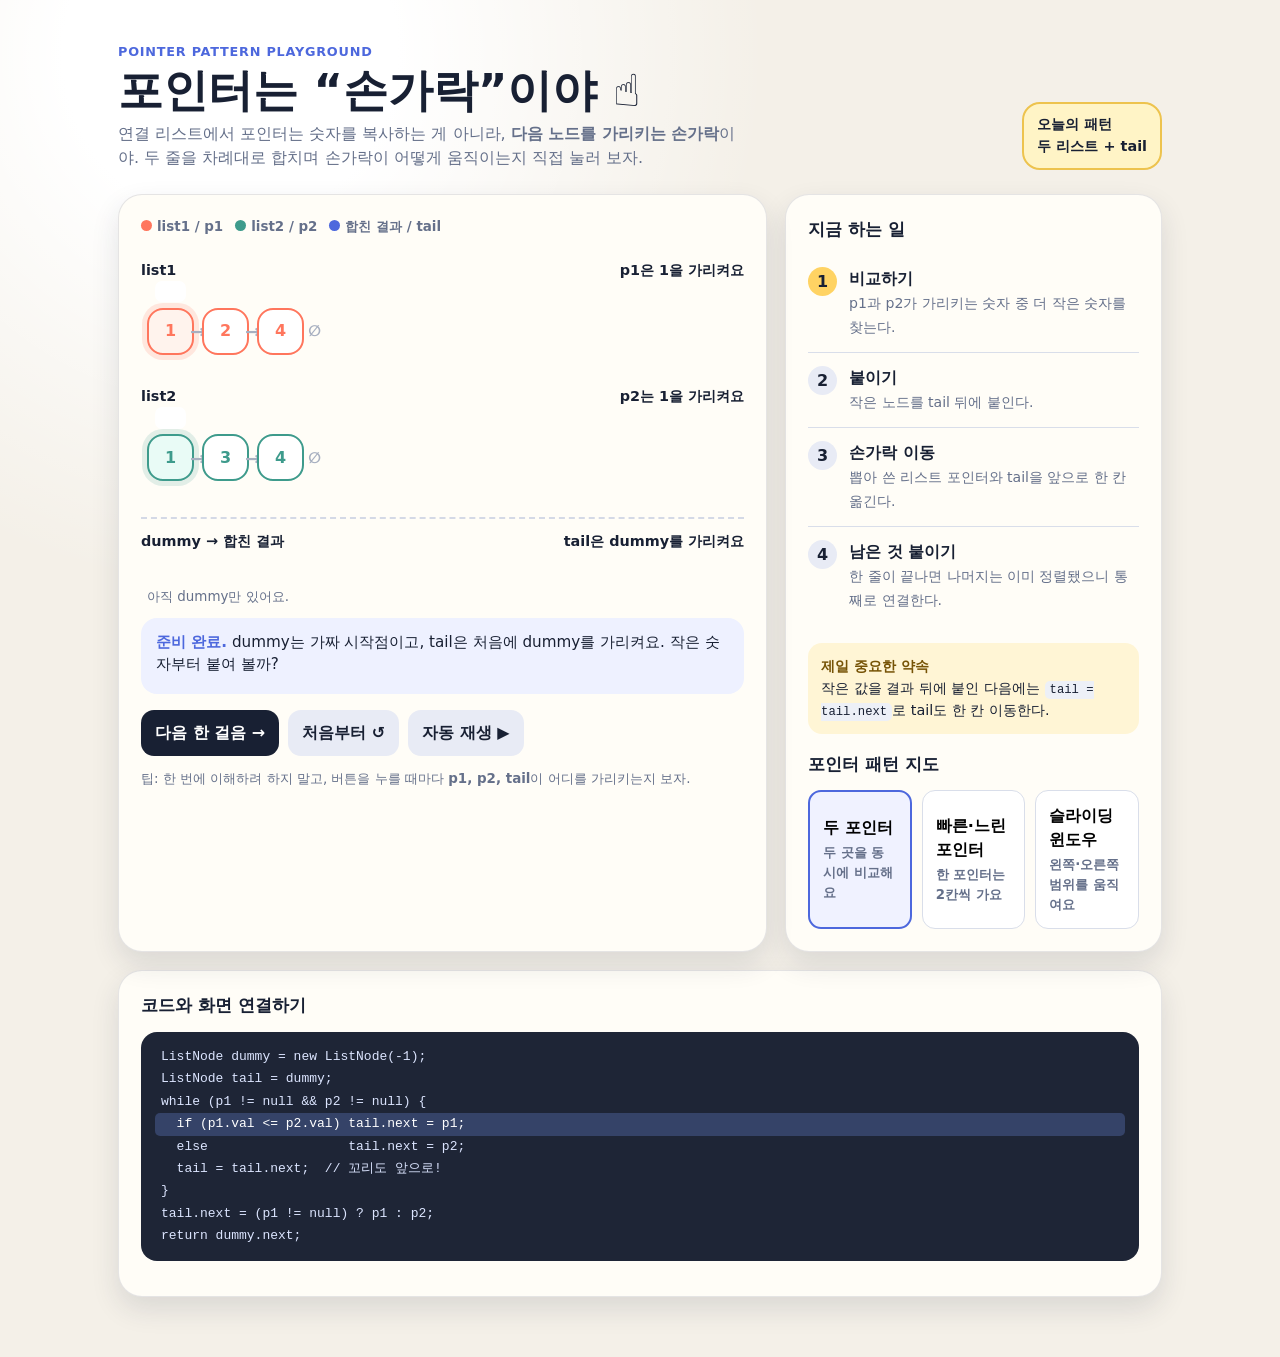
<file: problems/pointer-patterns.html>
<!doctype html>
<html lang="ko">
<head>
<meta charset="utf-8">
<meta name="viewport" content="width=device-width,initial-scale=1">
<title>포인터 탐험 놀이터 — 연결 리스트 합치기</title>
<style>
:root{--ink:#182033;--muted:#65708a;--paper:#fffdf7;--line:#d9deea;--a:#ff765d;--b:#3e9b8c;--out:#4d68dd;--sun:#ffd363;--bg:#f4f0e8;--shadow:0 12px 28px rgba(37,44,67,.12)}
*{box-sizing:border-box} body{margin:0;background:radial-gradient(circle at 18% 4%,#fff 0 10%,transparent 32%),var(--bg);color:var(--ink);font-family:ui-rounded,"SF Pro Rounded","Noto Sans KR",system-ui,sans-serif;line-height:1.5}
main{max-width:1080px;margin:auto;padding:28px 18px 60px}.hero{display:flex;gap:20px;align-items:flex-end;justify-content:space-between;margin:14px 0 24px}.eyebrow{font-weight:800;color:var(--out);letter-spacing:.06em;font-size:.8rem}.hero h1{font-size:clamp(1.75rem,4vw,2.8rem);line-height:1.08;margin:6px 0}.hero p{max-width:620px;margin:0;color:var(--muted)}.badge{background:#fff4c6;border:2px solid #edc34e;padding:10px 13px;border-radius:18px;font-size:.9rem;font-weight:800;white-space:nowrap}
.grid{display:grid;grid-template-columns:1.55fr .9fr;gap:18px}.card{background:var(--paper);border:1px solid rgba(74,81,111,.14);box-shadow:var(--shadow);border-radius:24px;padding:22px}.card h2{font-size:1.08rem;margin:0 0 12px}.stage{min-height:402px;position:relative;overflow:hidden}.legend{display:flex;gap:12px;flex-wrap:wrap;font-size:.84rem;font-weight:700;color:var(--muted)}.dot{width:11px;height:11px;display:inline-block;border-radius:50%;margin-right:5px}.list-row{margin:23px 0 7px}.row-title{display:flex;justify-content:space-between;font-weight:800;font-size:.9rem}.track{display:flex;align-items:center;gap:8px;min-height:82px;padding:18px 6px 0}.node{width:47px;height:47px;border:2px solid currentColor;display:grid;place-items:center;border-radius:16px;background:white;font-weight:900;position:relative;transition:.3s transform,.3s opacity,.3s background,.3s box-shadow}.node::after{content:"→";position:absolute;right:-14px;color:#a7afc0;font-size:19px}.node:last-child::after{content:"∅";right:-19px;font-size:15px}.node.a{color:var(--a)}.node.b{color:var(--b)}.node.used{opacity:.28;transform:scale(.86)}.node.pointer{background:#fff3ed;box-shadow:0 0 0 5px rgba(255,118,93,.16)}.node.pointer.b{background:#e9fbf6;box-shadow:0 0 0 5px rgba(62,155,140,.15)}.pointer-label{position:absolute;top:-29px;background:currentColor;color:#fff;padding:2px 7px;border-radius:7px;font-size:.72rem;font-weight:900;white-space:nowrap}
.output{border-top:2px dashed #d4d9e6;margin-top:27px;padding-top:12px}.output .track{min-height:65px;padding-top:12px}.node.out{color:var(--out);background:#eef1ff;animation:pop .28s ease both}@keyframes pop{from{transform:scale(.6)}to{transform:scale(1)}}
.status{background:#eef1ff;border-radius:16px;padding:13px 15px;min-height:76px;font-size:.95rem}.status strong{color:var(--out)}.controls{display:flex;gap:9px;margin-top:16px;flex-wrap:wrap}button{font:inherit;border:0;border-radius:13px;padding:11px 14px;font-weight:850;cursor:pointer;min-height:44px;transition:.15s transform,.15s filter}button:hover{transform:translateY(-1px);filter:brightness(.98)}button:active{transform:translateY(1px)}.primary{background:var(--ink);color:white}.soft{background:#e8ebf5;color:var(--ink)}.auto.on{background:#fff0be;color:#71530b}.hint{font-size:.84rem;color:var(--muted);margin:13px 0 0}
.step{border-bottom:1px solid var(--line);padding:13px 0;display:flex;gap:12px}.step:last-child{border:0}.num{flex:0 0 29px;height:29px;display:grid;place-items:center;border-radius:50%;background:#e8ebf5;font-weight:900}.step.active .num{background:var(--sun)}.step b{display:block}.step span{font-size:.88rem;color:var(--muted)}code{font-family:"SFMono-Regular",Consolas,monospace;background:#edf0f7;padding:2px 5px;border-radius:5px;font-size:.85em}.code{background:#1e2536;color:#dce5ff;border-radius:16px;padding:14px;overflow:auto;font:13px/1.72 "SFMono-Regular",Consolas,monospace}.line{display:block;padding:0 6px;border-radius:5px}.line.hot{background:#354368;color:#fff}.pattern{margin-top:18px}.pattern-grid{display:grid;grid-template-columns:repeat(3,1fr);gap:10px}.pattern button{background:#fff;border:1px solid var(--line);text-align:left;padding:13px}.pattern button.selected{border:2px solid var(--out);background:#f0f2ff}.pattern button small{display:block;color:var(--muted);font-weight:600;margin-top:3px}.tip{margin-top:18px;background:#fff5d5;border-radius:14px;padding:13px;font-size:.9rem}.tip b{color:#765306}@media(max-width:800px){.hero{align-items:flex-start;flex-direction:column}.grid{grid-template-columns:1fr}.badge{white-space:normal}.pattern-grid{grid-template-columns:1fr}}
</style>
</head>
<body>
<main>
<header class="hero"><div><div class="eyebrow">POINTER PATTERN PLAYGROUND</div><h1>포인터는 “손가락”이야 ☝️</h1><p>연결 리스트에서 포인터는 숫자를 복사하는 게 아니라, <b>다음 노드를 가리키는 손가락</b>이야. 두 줄을 차례대로 합치며 손가락이 어떻게 움직이는지 직접 눌러 보자.</p></div><div class="badge">오늘의 패턴<br>두 리스트 + tail</div></header>
<div class="grid"><section class="card stage"><div class="legend"><span><i class="dot" style="background:var(--a)"></i>list1 / p1</span><span><i class="dot" style="background:var(--b)"></i>list2 / p2</span><span><i class="dot" style="background:var(--out)"></i>합친 결과 / tail</span></div>
<div class="list-row"><div class="row-title"><span>list1</span><span id="p1Text">p1은 1을 가리켜요</span></div><div id="listA" class="track"></div></div>
<div class="list-row"><div class="row-title"><span>list2</span><span id="p2Text">p2는 1을 가리켜요</span></div><div id="listB" class="track"></div></div>
<div class="output"><div class="row-title"><span>dummy → 합친 결과</span><span id="tailText">tail은 dummy를 가리켜요</span></div><div id="out" class="track"></div></div>
<div id="status" class="status"></div><div class="controls"><button class="primary" id="next">다음 한 걸음 →</button><button class="soft" id="reset">처음부터 ↺</button><button class="soft auto" id="auto">자동 재생 ▶</button></div><p class="hint">팁: 한 번에 이해하려 하지 말고, 버튼을 누를 때마다 <b>p1, p2, tail</b>이 어디를 가리키는지 보자.</p></section>
<aside class="card"><h2>지금 하는 일</h2><div id="steps"></div><div class="tip"><b>제일 중요한 약속</b><br>작은 값을 결과 뒤에 붙인 다음에는 <code>tail = tail.next</code>로 tail도 한 칸 이동한다.</div><div class="pattern"><h2>포인터 패턴 지도</h2><div class="pattern-grid" id="patterns"></div></div></aside></div>
<section class="card" style="margin-top:18px"><h2>코드와 화면 연결하기</h2><pre class="code"><span id="l0" class="line">ListNode dummy = new ListNode(-1);</span><span id="l1" class="line">ListNode tail = dummy;</span><span id="l2" class="line">while (p1 != null && p2 != null) {</span><span id="l3" class="line">  if (p1.val &lt;= p2.val) tail.next = p1;</span><span id="l4" class="line">  else                  tail.next = p2;</span><span id="l5" class="line">  tail = tail.next;  // 꼬리도 앞으로!</span><span id="l6" class="line">}</span><span id="l7" class="line">tail.next = (p1 != null) ? p1 : p2;</span><span id="l8" class="line">return dummy.next;</span></pre></section>
</main>
<script>
const A=[1,2,4],B=[1,3,4];let i=0,j=0,out=[],done=false,timer=null;
const qs=s=>document.querySelector(s);const el=(tag,cls,txt)=>{const e=document.createElement(tag);e.className=cls;e.textContent=txt;return e};
const steps=[['비교하기','p1과 p2가 가리키는 숫자 중 더 작은 숫자를 찾는다.'],['붙이기','작은 노드를 tail 뒤에 붙인다.'],['손가락 이동','뽑아 쓴 리스트 포인터와 tail을 앞으로 한 칸 옮긴다.'],['남은 것 붙이기','한 줄이 끝나면 나머지는 이미 정렬됐으니 통째로 연결한다.']];
const patterns=[['두 포인터','두 곳을 동시에 비교해요','지금 연습 중'],['빠른·느린 포인터','한 포인터는 2칸씩 가요','중간 찾기 / 사이클'],['슬라이딩 윈도우','왼쪽·오른쪽 범위를 움직여요','문자열 / 배열 구간']];
function node(v,type,index,ptr,used){const n=el('div','node '+type+(used?' used':'')+(ptr?' pointer':''),v);if(ptr){const l=el('span','pointer-label',ptr);n.append(l)}return n}
function render(){const la=qs('#listA'),lb=qs('#listB'),oo=qs('#out');la.innerHTML='';lb.innerHTML='';oo.innerHTML='';A.forEach((v,k)=>la.append(node(v,'a',k,k===i?'p1':'',k<i)));B.forEach((v,k)=>lb.append(node(v,'b',k,k===j?'p2':'',k<j)));if(!out.length)oo.append(el('span','hint','아직 dummy만 있어요.'));out.forEach(v=>oo.append(node(v,'out')));qs('#p1Text').textContent=i<A.length?'p1은 '+A[i]+'을 가리켜요':'p1은 끝(∅)에 도착!';qs('#p2Text').textContent=j<B.length?'p2는 '+B[j]+'을 가리켜요':'p2는 끝(∅)에 도착!';qs('#tailText').textContent=out.length?'tail은 '+out[out.length-1]+' 뒤에 있어요':'tail은 dummy를 가리켜요';
let active=done?3:(i<A.length&&j<B.length?0:3);qs('#steps').innerHTML='';steps.forEach((s,k)=>{const d=el('div','step '+(k===active?'active':''));d.append(el('div','num',k+1));const t=document.createElement('div');t.innerHTML='<b>'+s[0]+'</b><span>'+s[1]+'</span>';d.append(t);qs('#steps').append(d)});document.querySelectorAll('.line').forEach(x=>x.classList.remove('hot'));let hot=done?'l8':(i>=A.length||j>=B.length?'l7':(A[i]<=B[j]?'l3':'l4'));qs('#'+hot).classList.add('hot')}
function speak(text){qs('#status').innerHTML=text}
function next(){if(done){speak('<strong>완성!</strong> 처음부터 버튼으로 다시 움직여 볼 수 있어.');return}if(i<A.length&&j<B.length){if(A[i]<=B[j]){const v=A[i];out.push(v);i++;speak('<strong>'+v+'이 더 작거나 같아요.</strong> list1에서 '+v+'을 꺼내 결과 뒤에 붙였어요. 이제 p1과 tail을 앞으로!')}else{const v=B[j];out.push(v);j++;speak('<strong>'+v+'이 더 작아요.</strong> list2에서 '+v+'을 꺼내 결과 뒤에 붙였어요. 이제 p2와 tail을 앞으로!')}}else{const rest=i<A.length?A.slice(i):B.slice(j);out.push(...rest);i=A.length;j=B.length;done=true;speak('<strong>한 줄이 끝났어요!</strong> 남은 '+rest.join(' → ')+'은 이미 정렬되어 있으니 비교 없이 그대로 붙이면 끝. <strong>return dummy.next</strong>!');stop()}render()}
function reset(){i=0;j=0;out=[];done=false;stop();speak('<strong>준비 완료.</strong> dummy는 가짜 시작점이고, tail은 처음에 dummy를 가리켜요. 작은 숫자부터 붙여 볼까?');render()}
function stop(){clearInterval(timer);timer=null;qs('#auto').classList.remove('on');qs('#auto').textContent='자동 재생 ▶'}
qs('#next').onclick=next;qs('#reset').onclick=reset;qs('#auto').onclick=()=>{if(timer){stop()}else{timer=setInterval(()=>{next();if(done)stop()},850);qs('#auto').classList.add('on');qs('#auto').textContent='멈추기 ■'}};
qs('#patterns').innerHTML='';
patterns.forEach((p,k)=>{
  const b=el('button',k===0?'selected':'',p[0]);
  b.innerHTML='<b>'+p[0]+'</b><small>'+p[1]+'</small>';
  b.onclick=()=>{
    if(k===0) speak('<strong>두 포인터:</strong> 두 줄의 현재 숫자를 비교하며, 작은 쪽 포인터만 한 칸 움직여요.');
    else if(k===1) speak('<strong>빠른·느린 포인터:</strong> 한 명은 1칸, 한 명은 2칸 이동해요. 연결 리스트의 중간이나 사이클을 찾을 때 써요.');
    else speak('<strong>슬라이딩 윈도우:</strong> 배열/문자열에서 왼쪽·오른쪽 포인터로 “현재 구간”을 관리해요.');
    qs('#patterns').querySelectorAll('button').forEach(x=>x.classList.remove('selected'));
    b.classList.add('selected');
  };
  qs('#patterns').append(b);
});
reset();
</script>
</body>
</html>
</file>
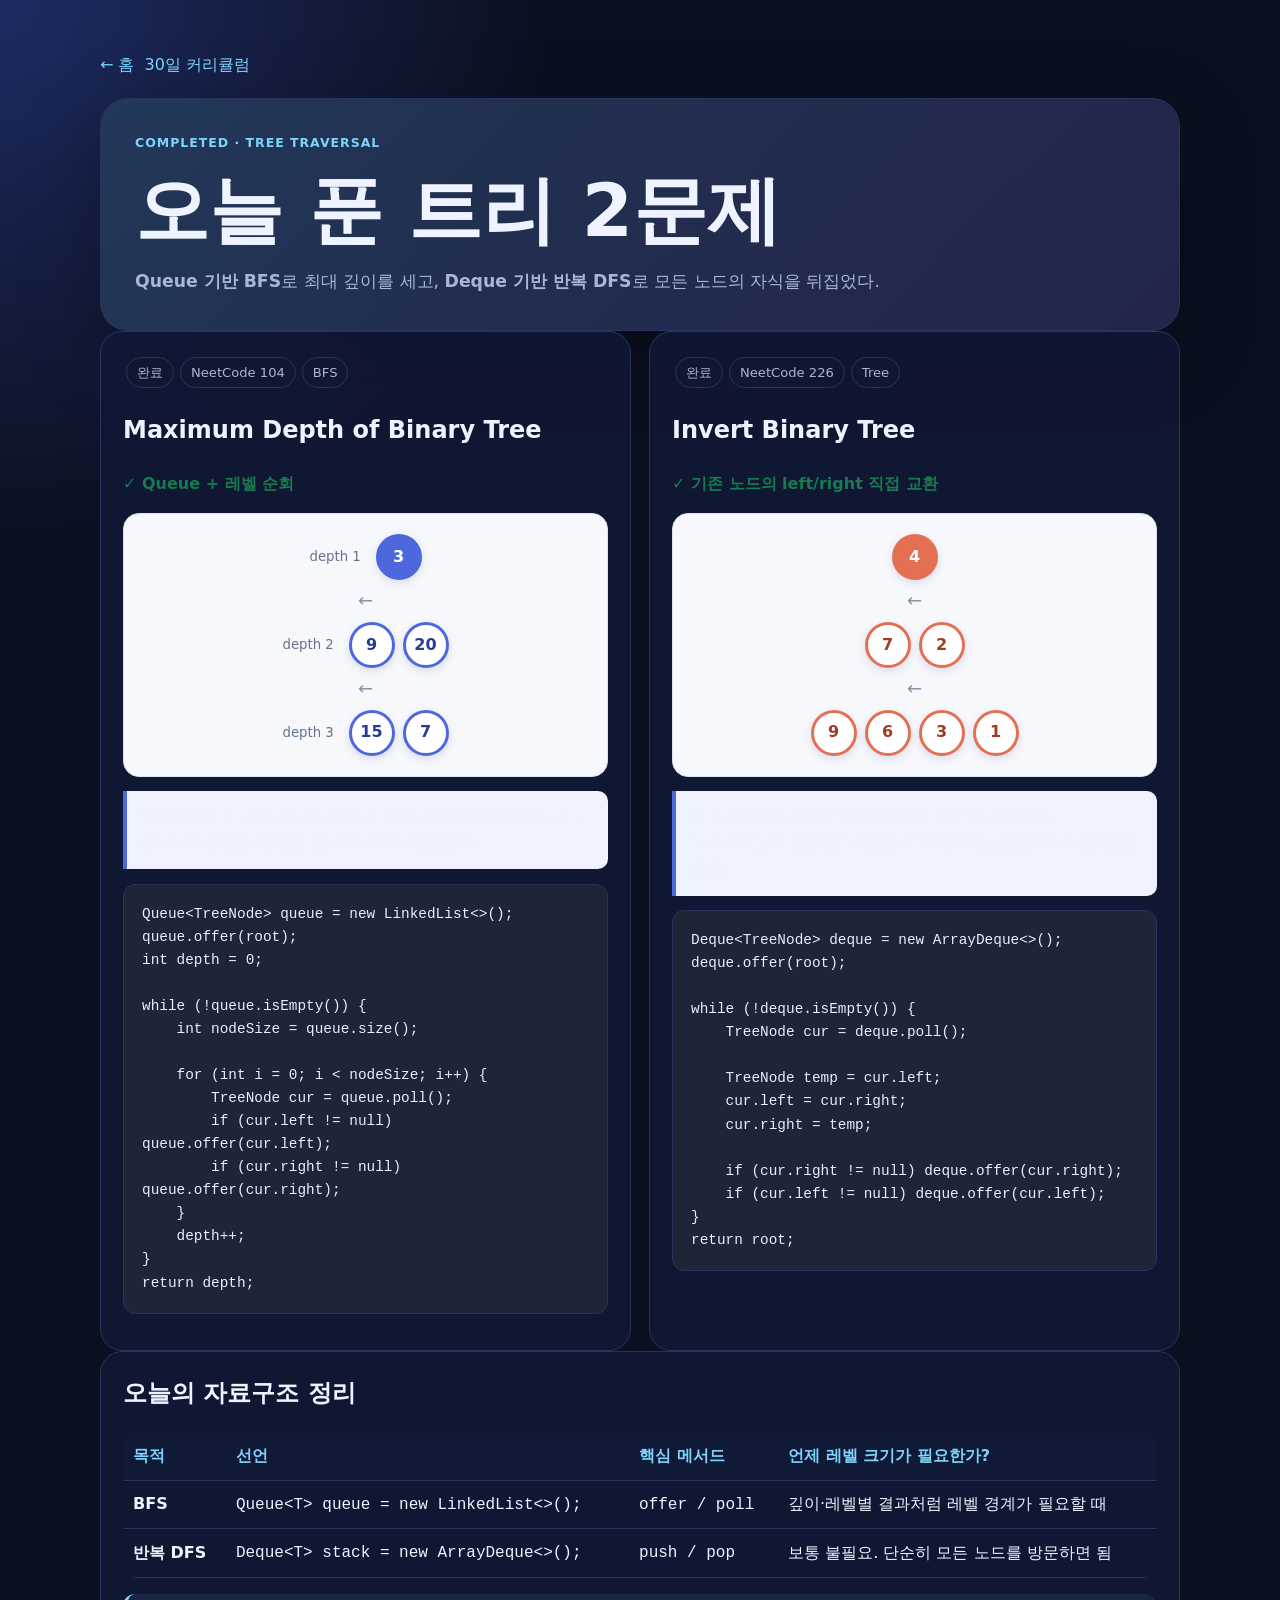
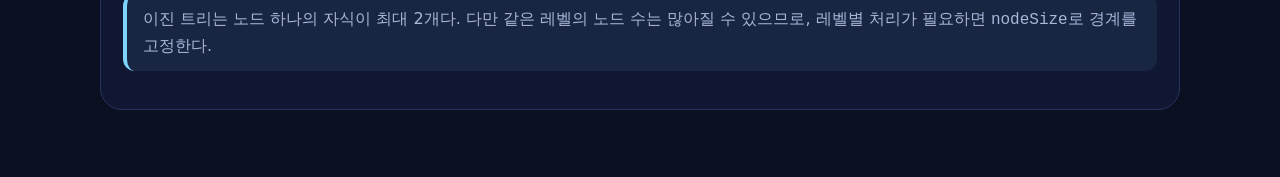
<file: problems/tree-traversal.html>
<!doctype html>
<html lang="ko">
<head>
  <meta charset="utf-8">
  <meta name="viewport" content="width=device-width,initial-scale=1">
  <title>트리 BFS·DFS — Maximum Depth와 Invert Tree</title>
  <link rel="stylesheet" href="../assets/style.css">
  <style>
    .tree-grid { display:grid; grid-template-columns:repeat(2,minmax(0,1fr)); gap:18px; }
    .tree-box { min-height:250px; display:flex; align-items:center; justify-content:center; padding:20px; background:#f7f8fc; border:1px solid #dce1ee; border-radius:16px; overflow:auto; }
    .tree { display:flex; flex-direction:column; align-items:center; gap:14px; min-width:360px; }
    .tree-row { display:flex; align-items:center; justify-content:center; gap:38px; position:relative; }
    .node { width:46px; height:46px; border-radius:50%; display:grid; place-items:center; background:#fff; border:3px solid #4d68dd; color:#273a96; font-weight:800; box-shadow:0 3px 8px rgba(42,56,119,.14); }
    .node.root { background:#4d68dd; color:#fff; }.node.swap { border-color:#e46f52; color:#a13b24; }.node.swap.root { background:#e46f52; color:#fff; }
    .arrow { color:#8690aa; font-size:18px; transform:rotate(90deg); margin:-8px 0; }
    .level { display:flex; gap:8px; flex-wrap:wrap; justify-content:center; }.level-label { font-size:.83rem; color:#65708a; min-width:58px; align-self:center; }
    .callout { border-left:4px solid #4d68dd; padding:12px 14px; margin:14px 0; background:#eff2ff; border-radius:0 10px 10px 0; }
    .code-block { white-space:pre-wrap; overflow:auto; background:#1e2536; color:#e8eeff; padding:18px; border-radius:12px; line-height:1.6; font-size:.9rem; }
    .done { color:#187a50; font-weight:800; }.compare td:first-child { font-weight:700; }
    @media (max-width:760px) { .tree-grid { grid-template-columns:1fr; } .tree { min-width:300px; } }
  </style>
</head>
<body>
<main class="wrap">
  <div class="nav"><a href="../index.html">← 홈</a><a href="../curriculum.html">30일 커리큘럼</a></div>
  <section class="hero">
    <div class="eyebrow">COMPLETED · TREE TRAVERSAL</div>
    <h1>오늘 푼 트리 2문제</h1>
    <p><b>Queue 기반 BFS</b>로 최대 깊이를 세고, <b>Deque 기반 반복 DFS</b>로 모든 노드의 자식을 뒤집었다.</p>
  </section>

  <section class="tree-grid">
    <article class="card" id="maximum-depth">
      <span class="tag">완료</span><span class="tag">NeetCode 104</span><span class="tag">BFS</span>
      <h2>Maximum Depth of Binary Tree</h2>
      <p class="done">✓ Queue + 레벨 순회</p>
      <div class="tree-box">
        <div class="tree">
          <div class="level"><span class="level-label">depth 1</span><span class="node root">3</span></div>
          <div class="arrow">↓</div>
          <div class="level"><span class="level-label">depth 2</span><span class="node">9</span><span class="node">20</span></div>
          <div class="arrow">↓</div>
          <div class="level"><span class="level-label">depth 3</span><span class="node">15</span><span class="node">7</span></div>
        </div>
      </div>
      <div class="callout"><code>nodeSize = queue.size()</code>는 <b>현재 레벨에 원래 있던 노드 수</b>다. 그 수만큼 처리한 뒤 <code>depth++</code> 하면 된다.</div>
      <pre class="code-block">Queue&lt;TreeNode&gt; queue = new LinkedList&lt;&gt;();
queue.offer(root);
int depth = 0;

while (!queue.isEmpty()) {
    int nodeSize = queue.size();

    for (int i = 0; i &lt; nodeSize; i++) {
        TreeNode cur = queue.poll();
        if (cur.left != null) queue.offer(cur.left);
        if (cur.right != null) queue.offer(cur.right);
    }
    depth++;
}
return depth;</pre>
    </article>

    <article class="card" id="invert-tree">
      <span class="tag">완료</span><span class="tag">NeetCode 226</span><span class="tag">Tree</span>
      <h2>Invert Binary Tree</h2>
      <p class="done">✓ 기존 노드의 left/right 직접 교환</p>
      <div class="tree-box">
        <div class="tree">
          <div class="level"><span class="node swap root">4</span></div>
          <div class="arrow">↓</div>
          <div class="level"><span class="node swap">7</span><span class="node swap">2</span></div>
          <div class="arrow">↓</div>
          <div class="level"><span class="node swap">9</span><span class="node swap">6</span><span class="node swap">3</span><span class="node swap">1</span></div>
        </div>
      </div>
      <div class="callout">새 노드를 만들 필요 없이 <code>temp</code>에 왼쪽을 보관하고, <code>left/right</code> 참조만 교환한다. 마지막에는 항상 <code>root</code>를 반환한다.</div>
      <pre class="code-block">Deque&lt;TreeNode&gt; deque = new ArrayDeque&lt;&gt;();
deque.offer(root);

while (!deque.isEmpty()) {
    TreeNode cur = deque.poll();

    TreeNode temp = cur.left;
    cur.left = cur.right;
    cur.right = temp;

    if (cur.right != null) deque.offer(cur.right);
    if (cur.left != null) deque.offer(cur.left);
}
return root;</pre>
    </article>
  </section>

  <section class="panel">
    <h2>오늘의 자료구조 정리</h2>
    <table class="compare">
      <thead><tr><th>목적</th><th>선언</th><th>핵심 메서드</th><th>언제 레벨 크기가 필요한가?</th></tr></thead>
      <tbody>
        <tr><td>BFS</td><td><code>Queue&lt;T&gt; queue = new LinkedList&lt;&gt;();</code></td><td><code>offer / poll</code></td><td>깊이·레벨별 결과처럼 레벨 경계가 필요할 때</td></tr>
        <tr><td>반복 DFS</td><td><code>Deque&lt;T&gt; stack = new ArrayDeque&lt;&gt;();</code></td><td><code>push / pop</code></td><td>보통 불필요. 단순히 모든 노드를 방문하면 됨</td></tr>
      </tbody>
    </table>
    <p class="note">이진 트리는 노드 하나의 자식이 최대 2개다. 다만 같은 레벨의 노드 수는 많아질 수 있으므로, 레벨별 처리가 필요하면 <code>nodeSize</code>로 경계를 고정한다.</p>
  </section>
</main>
</body>
</html>
</file>
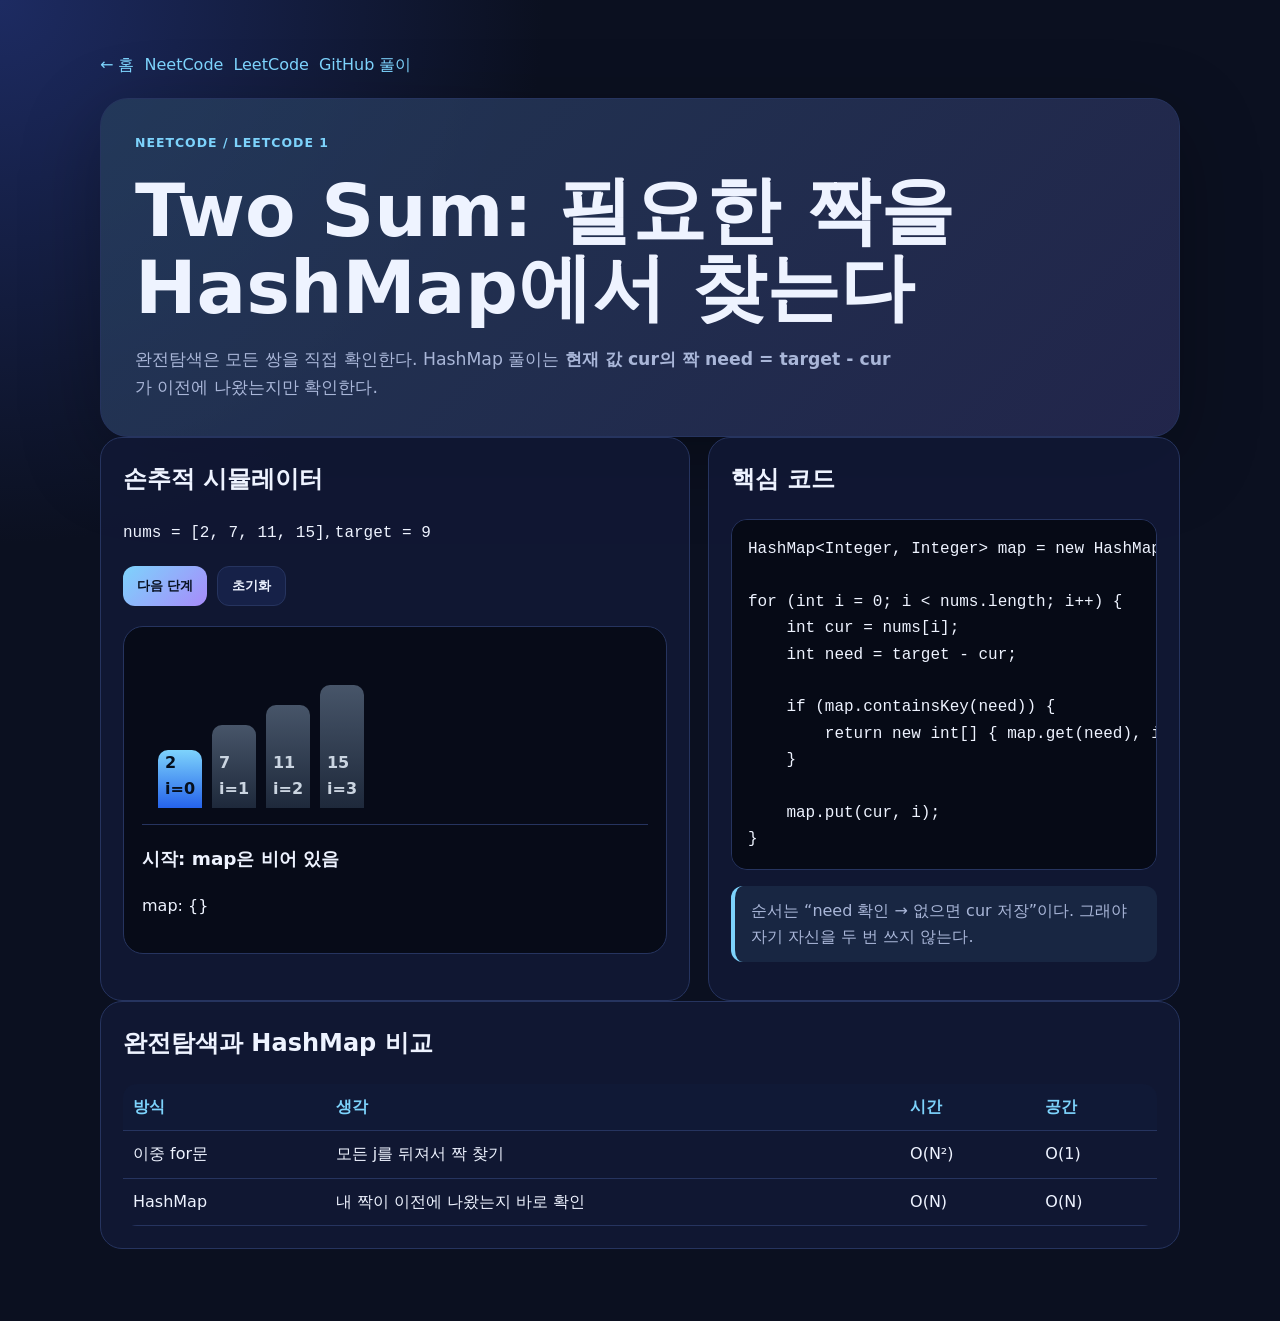
<file: problems/two-sum.html>
<!doctype html><html lang="ko"><head><meta charset="utf-8"><meta name="viewport" content="width=device-width,initial-scale=1"><title>Two Sum</title><link rel="stylesheet" href="../assets/style.css"></head><body><main class="wrap"><div class="nav"><a href="../index.html">← 홈</a><a href="https://neetcode.io/problems/two-integer-sum">NeetCode</a><a href="https://leetcode.com/problems/two-sum/">LeetCode</a><a href="https://github.com/rumblebot-0318/algorithm-study/tree/main/NeetCode/Easy/1-two-sum">GitHub 풀이</a></div><section class="hero"><div class="eyebrow">NeetCode / LeetCode 1</div><h1>Two Sum: 필요한 짝을 HashMap에서 찾는다</h1><p>완전탐색은 모든 쌍을 직접 확인한다. HashMap 풀이는 <b>현재 값 cur의 짝 need = target - cur</b>가 이전에 나왔는지만 확인한다.</p></section><section class="split"><article class="panel"><h2>손추적 시뮬레이터</h2><p><code>nums = [2, 7, 11, 15]</code>, <code>target = 9</code></p><div class="nav"><button class="btn" onclick="next()">다음 단계</button><button class="btn secondary" onclick="resetAll()">초기화</button></div><div class="viz"><div class="bar" id="nums"></div><p id="state" class="result"></p><p id="mapView"></p></div></article><article class="panel"><h2>핵심 코드</h2><pre><code>HashMap&lt;Integer, Integer&gt; map = new HashMap&lt;&gt;();

for (int i = 0; i &lt; nums.length; i++) {
    int cur = nums[i];
    int need = target - cur;

    if (map.containsKey(need)) {
        return new int[] { map.get(need), i };
    }

    map.put(cur, i);
}</code></pre><p class="note">순서는 “need 확인 → 없으면 cur 저장”이다. 그래야 자기 자신을 두 번 쓰지 않는다.</p></article></section><section class="panel"><h2>완전탐색과 HashMap 비교</h2><table><thead><tr><th>방식</th><th>생각</th><th>시간</th><th>공간</th></tr></thead><tbody><tr><td>이중 for문</td><td>모든 j를 뒤져서 짝 찾기</td><td>O(N²)</td><td>O(1)</td></tr><tr><td>HashMap</td><td>내 짝이 이전에 나왔는지 바로 확인</td><td>O(N)</td><td>O(N)</td></tr></tbody></table></section></main><script>const arr=[2,7,11,15],target=9;let i=0,map={};function draw(msg='시작: map은 비어 있음'){document.getElementById('nums').innerHTML=arr.map((v,idx)=>`<span class="${idx===i?'':'off'}" style="height:${48+v*5}px">${v}<br>i=${idx}</span>`).join('');document.getElementById('state').innerHTML=msg;document.getElementById('mapView').innerHTML='map: {'+Object.entries(map).map(([k,v])=>`${k}: ${v}`).join(', ')+'}'}function next(){if(i>=arr.length){draw('끝');return}let cur=arr[i],need=target-cur;if(Object.prototype.hasOwnProperty.call(map,need)){draw(`<span class="good">정답 발견</span>: cur=${cur}, need=${need}가 map에 있음 → [${map[need]}, ${i}]`);i=arr.length;return}map[cur]=i;draw(`i=${i}, cur=${cur}, need=${need}. 아직 need 없음 → ${cur}:${i} 저장`);i++}function resetAll(){i=0;map={};draw()}draw();</script></body></html>
</file>
<file: assets/style.css>
:root{color-scheme:dark;--bg:#0b1020;--panel:#111936;--panel2:#172247;--text:#eef3ff;--muted:#a9b6d8;--line:#26345f;--accent:#7dd3fc;--accent2:#a78bfa;--good:#34d399;--bad:#fb7185;--warn:#fbbf24}*{box-sizing:border-box}body{margin:0;font-family:Inter,ui-sans-serif,system-ui,-apple-system,BlinkMacSystemFont,"Segoe UI",sans-serif;background:radial-gradient(circle at top left,#1d2b62 0,#0b1020 34rem);color:var(--text);line-height:1.65}.wrap{max-width:1120px;margin:0 auto;padding:32px 20px 72px}a{color:var(--accent);text-decoration:none}a:hover{text-decoration:underline}.hero{display:grid;gap:18px;padding:34px;border:1px solid var(--line);border-radius:28px;background:linear-gradient(135deg,rgba(125,211,252,.16),rgba(167,139,250,.12)),rgba(17,25,54,.82);box-shadow:0 24px 80px rgba(0,0,0,.28)}.eyebrow{color:var(--accent);font-weight:800;letter-spacing:.08em;text-transform:uppercase;font-size:.78rem}.hero h1{font-size:clamp(2rem,6vw,4.6rem);line-height:1.05;margin:0}.hero p{font-size:1.08rem;color:var(--muted);max-width:760px;margin:0}.grid{display:grid;grid-template-columns:repeat(auto-fit,minmax(240px,1fr));gap:16px;margin-top:22px}.card,.panel{border:1px solid var(--line);border-radius:22px;background:rgba(17,25,54,.84);padding:22px}.card h3,.panel h2,.panel h3{margin-top:0}.tag{display:inline-flex;align-items:center;border:1px solid var(--line);background:#0f1731;color:var(--muted);padding:4px 10px;border-radius:999px;font-size:.82rem;margin:3px}.btn{display:inline-flex;align-items:center;gap:8px;padding:10px 14px;border-radius:12px;background:linear-gradient(135deg,var(--accent),var(--accent2));color:#071020;font-weight:800;text-decoration:none;border:0;cursor:pointer}.btn.secondary{background:#162148;color:var(--text);border:1px solid var(--line)}.note{border-left:4px solid var(--accent);padding:12px 16px;background:rgba(125,211,252,.08);border-radius:12px;color:var(--muted)}code,pre{font-family:"JetBrains Mono","SFMono-Regular",Consolas,monospace}pre{overflow:auto;background:#060a16;border:1px solid var(--line);border-radius:16px;padding:16px}.split{display:grid;grid-template-columns:minmax(0,1fr) minmax(300px,.8fr);gap:18px}.viz{background:#070b18;border:1px solid var(--line);border-radius:20px;padding:18px}.bar{display:flex;align-items:end;gap:10px;min-height:180px;padding:16px;border-bottom:1px solid var(--line)}.bar span{display:flex;align-items:flex-end;justify-content:center;min-width:44px;border-radius:10px 10px 0 0;background:linear-gradient(180deg,var(--accent),#2563eb);color:#06101e;font-weight:900;padding-bottom:6px;transition:.25s}.bar span.off{background:linear-gradient(180deg,#475569,#1e293b);color:#cbd5e1}.result{font-size:1.15rem;font-weight:900}.good{color:var(--good)}.bad{color:var(--bad)}.warn{color:var(--warn)}.steps{display:flex;gap:8px;flex-wrap:wrap}.step{padding:8px 11px;border:1px solid var(--line);border-radius:12px;background:#0d1530;color:var(--muted)}.step.on{background:rgba(52,211,153,.12);border-color:var(--good);color:var(--text)}input[type=range]{width:100%}table{width:100%;border-collapse:collapse;overflow:hidden;border-radius:14px}th,td{border-bottom:1px solid var(--line);padding:10px;text-align:left}th{color:var(--accent);background:#101936}.nav{display:flex;gap:10px;flex-wrap:wrap;margin:20px 0}.footer{margin-top:34px;color:var(--muted);font-size:.92rem}@media(max-width:840px){.split{grid-template-columns:1fr}.hero{padding:24px}.wrap{padding:18px 14px 48px}}
</file>
